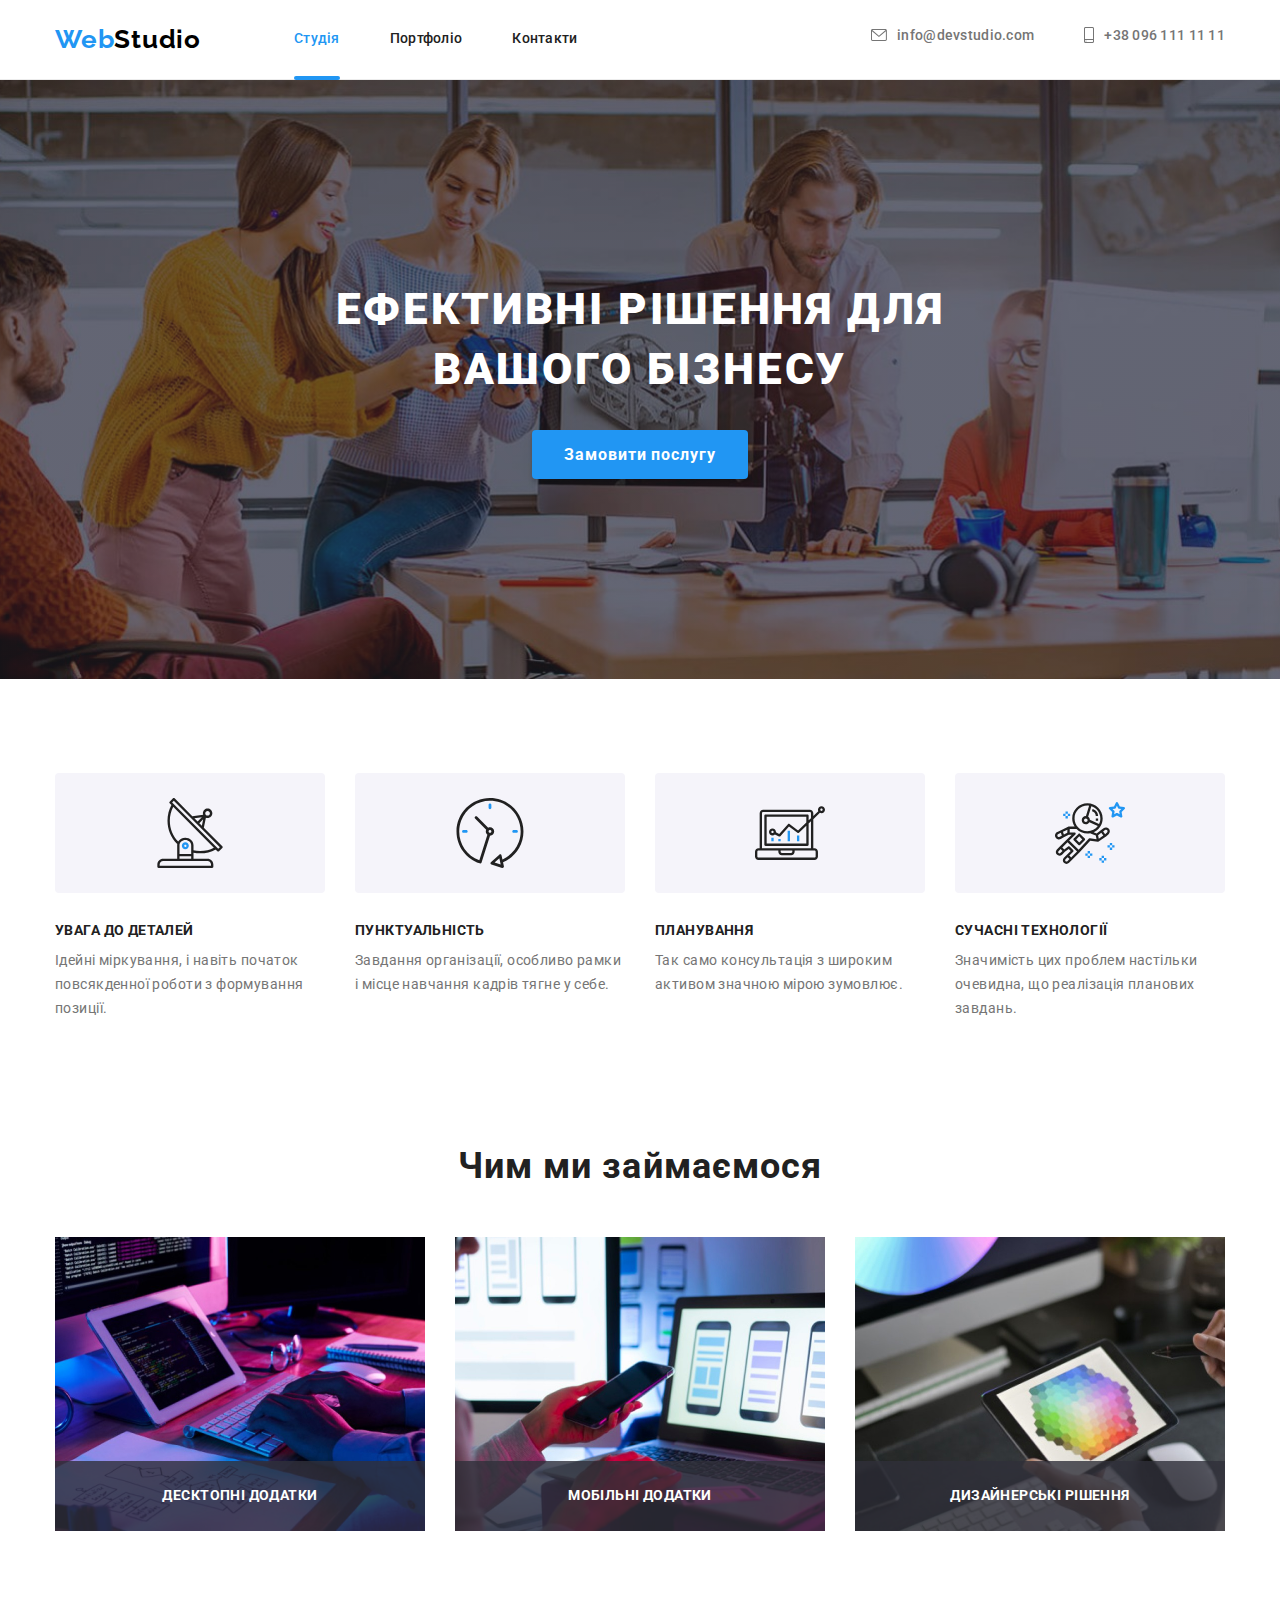
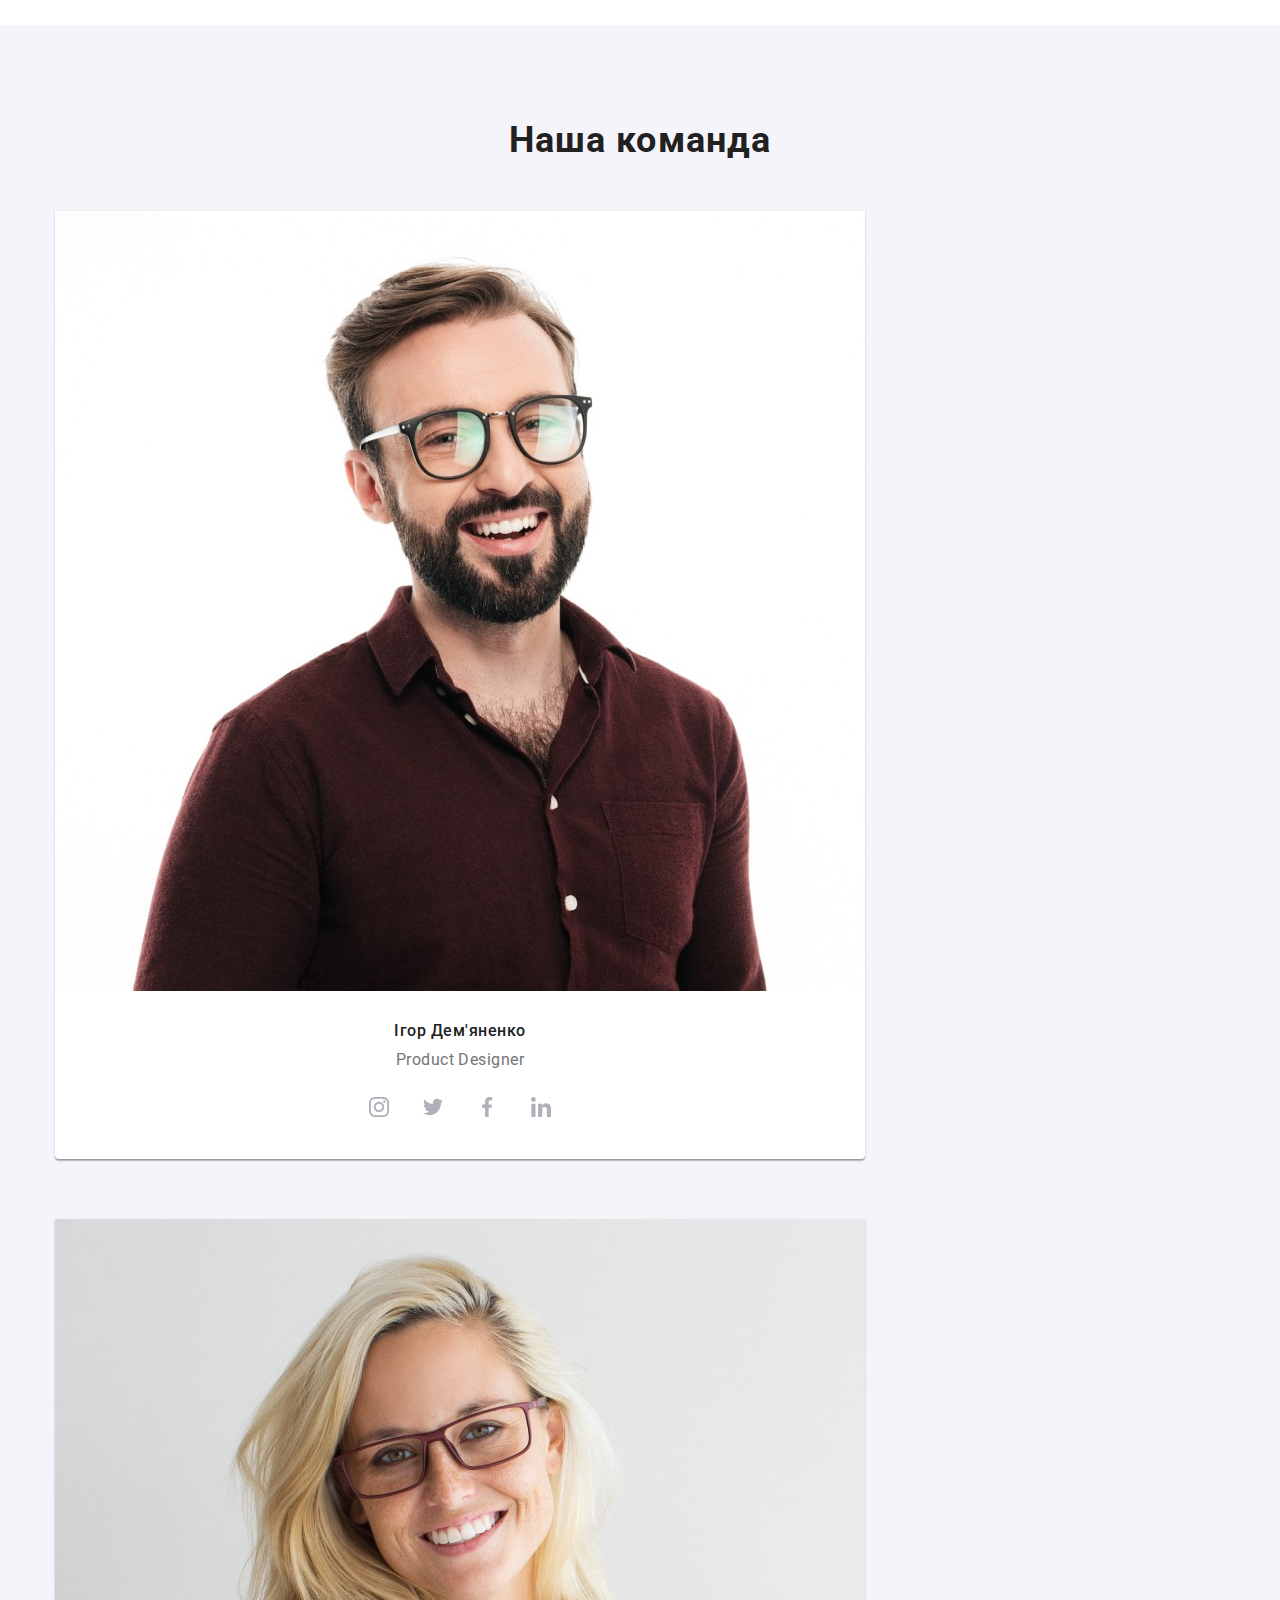
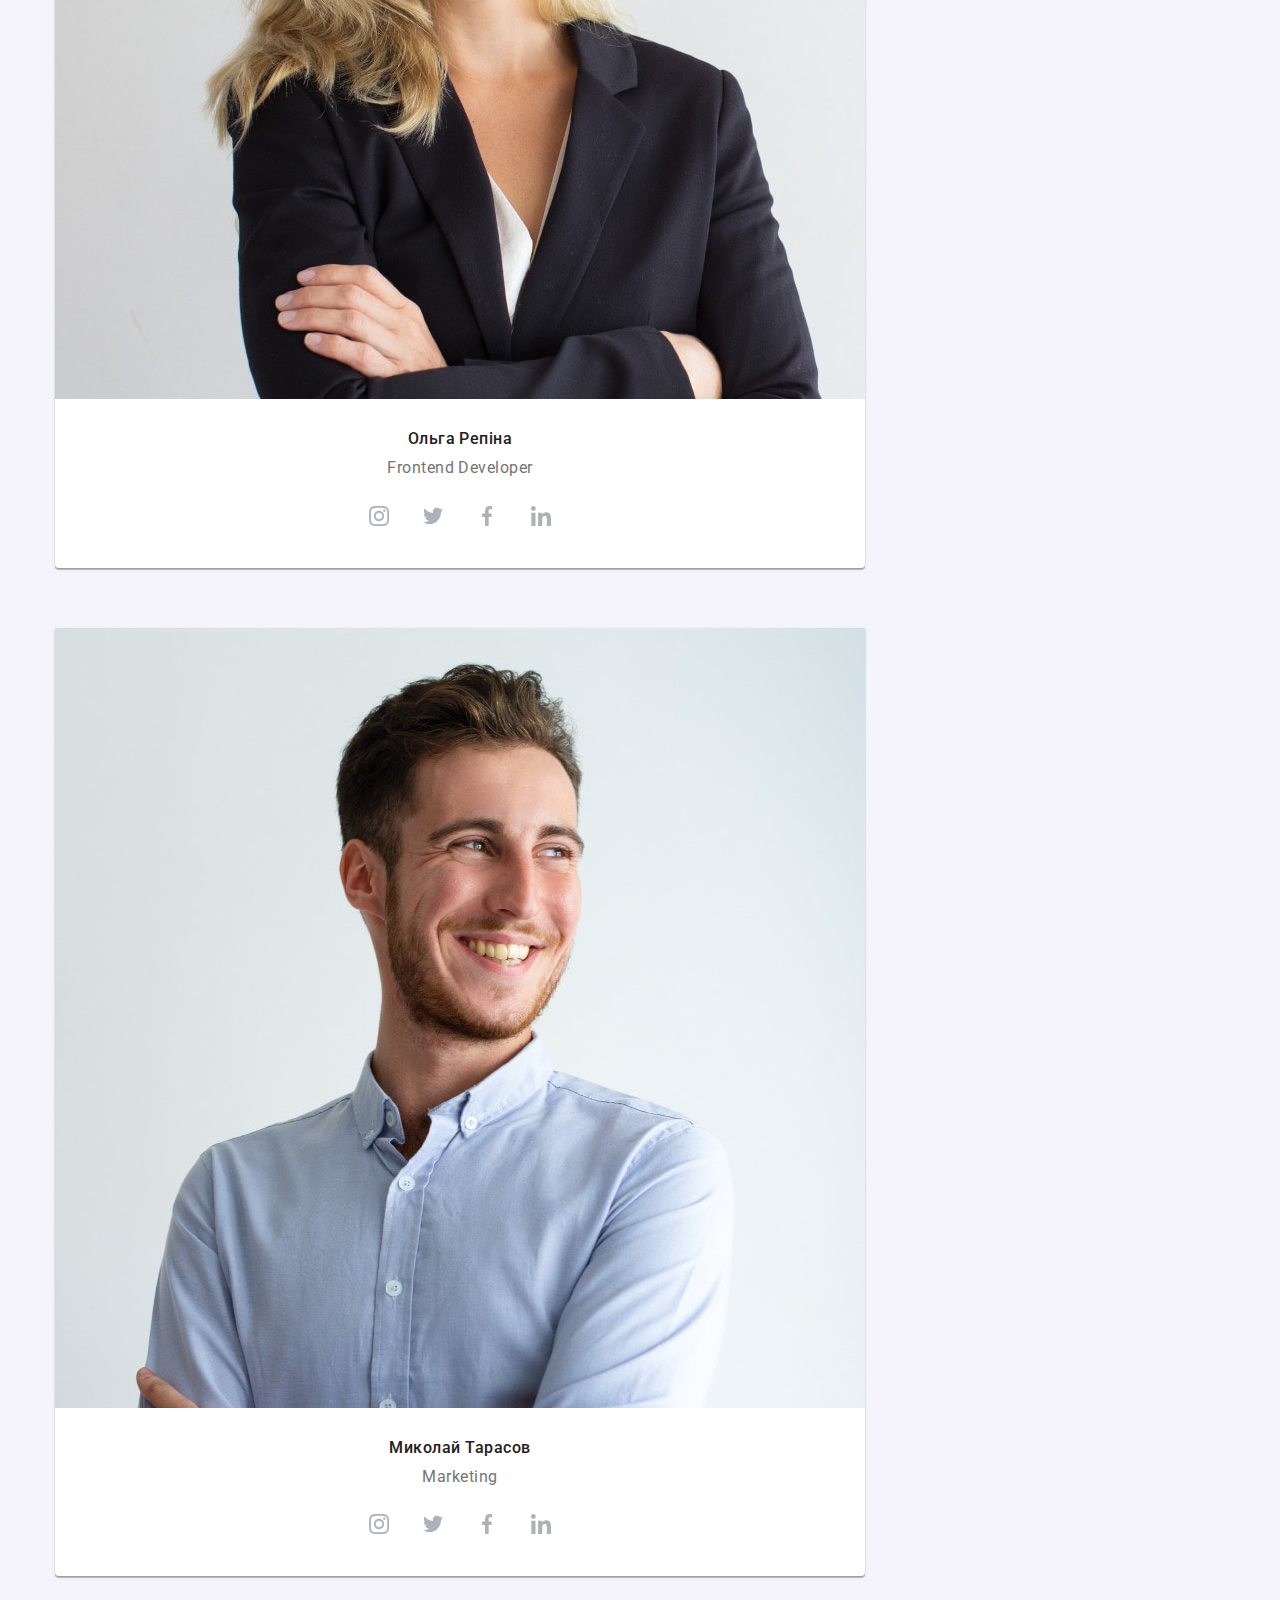
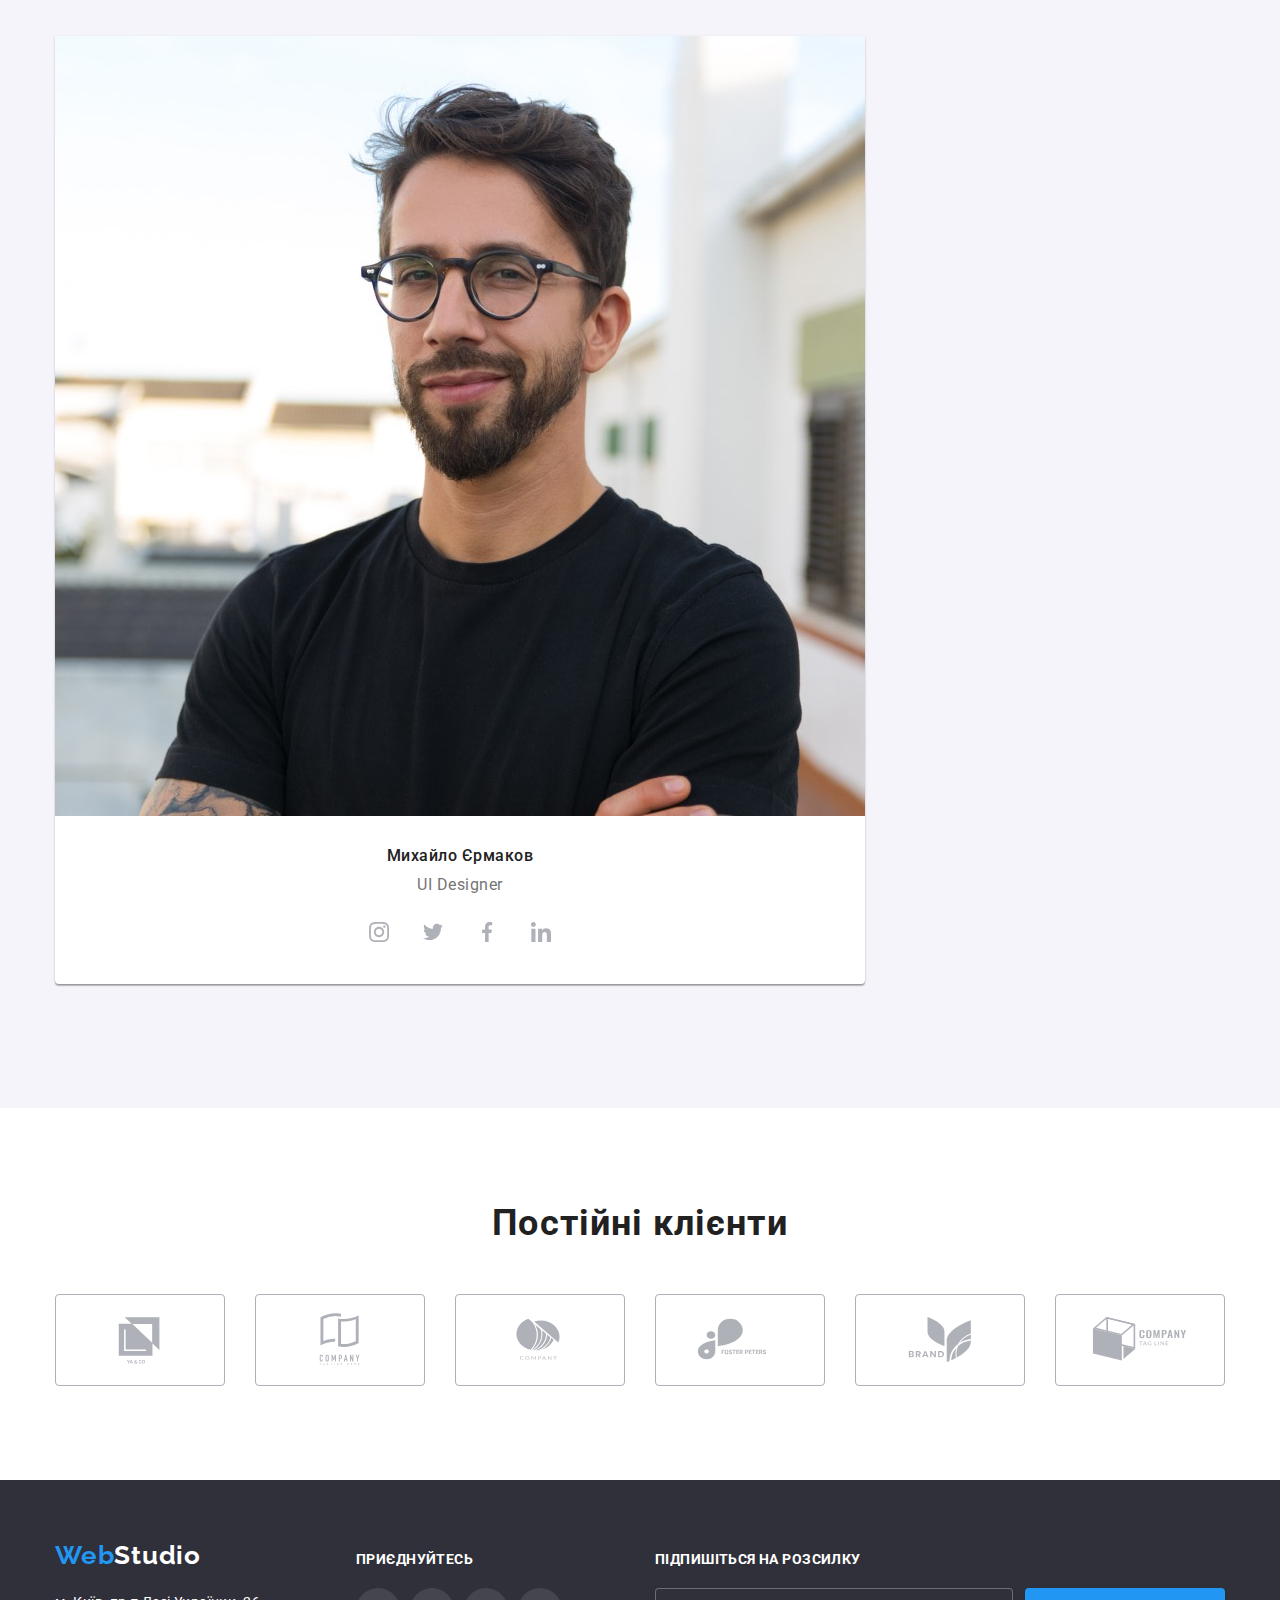
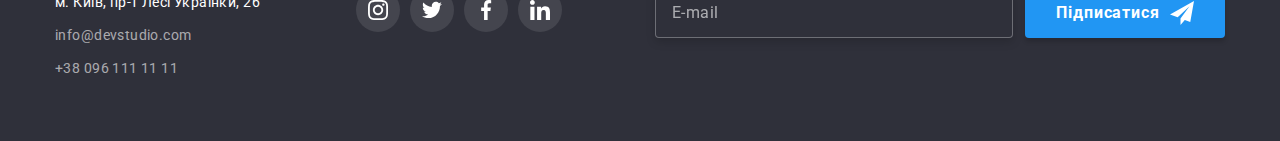
<file: index.html>
<!DOCTYPE html>
<html lang="uk">
  <head>
    <meta charset="UTF-8" />
    <meta http-equiv="X-UA-Compatible" content="IE=edge" />
    <meta name="viewport" content="width=device-width, initial-scale=1.0" />
    <title>Homework8</title>
    <link rel="preconnect" href="https://fonts.googleapis.com" />
    <link rel="preconnect" href="https://fonts.gstatic.com" crossorigin />
    <link
      href="https://fonts.googleapis.com/css2?family=Raleway:wght@700&family=Roboto:wght@400;500;700;900&display=swap"
      rel="stylesheet"
    />
    <link
      rel="stylesheet"
      href="https://cdnjs.cloudflare.com/ajax/libs/modern-normalize/0.6.0/modern-normalize.min.css"
    />
    <link rel="stylesheet" href="./css/main.min.css" />
  </head>
  <body>
    <!-- Шапка сайта -->
    <header class="page-header section" data-header>
      <div class="container page-header__content">
        <nav class="site-nav">
          <a class="logo" href="./index.html"><span class="logo--blue">Web</span>Studio</a>
          <ul class="site-nav__list">
            <li class="site-nav__item">
              <a class="site-nav__link site-nav__link--current" href="index.html">Студія</a>
            </li>
            <li class="site-nav__item">
              <a class="site-nav__link" href="./portfolio.html">Портфоліо</a>
            </li>
            <li class="site-nav__item">
              <a class="site-nav__link" href="/">Контакти</a>
            </li>
          </ul>
        </nav>
        <ul class="contacts">
          <li class="contacts__item">
            <a class="contacts__link link" href="moilto:info@devstudio.com">
              <svg class="contacts__icon contacts__icon--mail" width="16" height="12">
                <use href="./images/icons.svg#icon-mail"></use>
              </svg>
              info@devstudio.com</a
            >
          </li>
          <li class="contacts__item">
            <a class="contacts__link link" href="tel:+380961111111">
              <svg
                class="contacts__icon contacts__icon--tel"
                width="10"
                height="16"
               
              >
                <use href="./images/icons.svg#icon-smartphone"></use>
              </svg>
              +38 096 111 11 11</a
            >
          </li>
        </ul>
        <div>
          <button class="page-header__button" type="button" data-menu-open>
            <svg class="page-header__icon" width="40" height="40"  aria-label="Перемикач мобільного меню">
              <use href="./images/icons.svg#icon-mobile-menu"></use>
            </svg>
          </button>
        </div>
      </div>
    </header>
    <!-- Заголовок -->
    <main>
      <section class="hero section">
        <div class="container">
          <h1 class="hero__title">Ефективні рішення для вашого бізнесу</h1>
          <button data-modal-open type="button" class="button hero__button">
            Замовити послугу
          </button>
        </div>
      </section>
      <!-- Особенности -->
      <section class="features section">
        <div class="container">
          <ul class="features__list">
            <li class="features__item">
              <a
                class="link features__link"
                href=""
                target="_blank"
                rel="nofollow noopener noreferrer"
              >
                <div class="features__border">
                  <svg class="features__icon" width="70" height="70">
                    <use href="./images/icons.svg#icon-antenna"></use>
                  </svg>
                </div>
              </a>
              <h2 class="features__subtitle">УВАГА ДО ДЕТАЛЕЙ</h2>
              <p class="features__desc">
                Ідейні міркування, і навіть початок повсякденної роботи з формування позиції.
              </p>
            </li>
            <li class="features__item">
              <a
                class="link features__link"
                href=""
                target="_blank"
                rel="nofollow noopener noreferrer"
              >
                <div class="features__border">
                  <svg class="features__icon" width="70" height="70">
                    <use href="./images/icons.svg#icon-clock"></use>
                  </svg>
                </div>
              </a>
              <h2 class="features__subtitle">ПУНКТУАЛЬНІСТЬ</h2>
              <p class="features__desc">
                Завдання організації, особливо рамки і місце навчання кадрів тягне у себе.
              </p>
            </li>
            <li class="features__item">
              <a
                class="link features__link"
                href=""
                target="_blank"
                rel="nofollow noopener noreferrer"
              >
                <div class="features__border">
                  <svg class="features__icon" width="70" height="70">
                    <use href="./images/icons.svg#icon-diagram"></use>
                  </svg>
                </div>
              </a>
              <h2 class="features__subtitle">ПЛАНУВАННЯ</h2>
              <p class="features__desc">
                Так само консультація з широким активом значною мірою зумовлює.
              </p>
            </li>
            <li class="features__item">
              <a
                class="link features__link"
                href=""
                target="_blank"
                rel="nofollow noopener noreferrer"
              >
                <div class="features__border">
                  <svg class="features__icon" width="70" height="70">
                    <use href="./images/icons.svg#icon-astronaut"></use>
                  </svg>
                </div>
              </a>
              <h2 class="features__subtitle">СУЧАСНІ ТЕХНОЛОГІЇ</h2>
              <p class="features__desc">
                Значимість цих проблем настільки очевидна, що реалізація планових завдань.
              </p>
            </li>
          </ul>
        </div>
      </section>
      <!-- Чем мы занимаемся -->
      <section class="work section">
        <div class="container">
          <h2 class="title">Чим ми займаємося</h2>
          <ul class="work__list">
            <li class="work__item">
              <img
                class="work-img"
                srcset="./images/work/img-1-370.jpg 370w, ./images/work/img-1-740.jpg 740w"
                src="./images/work/img-1-370.jpg"
                alt="Программирование"
                width="370"
              />
              <h3 class="work__desc">Десктопні додатки</h3>
            </li>
            <li class="work__item">
              <img
                class="work__img"
                srcset="./images/work/img-2-370.jpg 370w, ./images/work/img-2-740.jpg 740w"
                src="./images/work/img-2-370.jpg"
                alt="Веб-дизайн"
                width="370"
              />
              <h3 class="work__desc">Мобільні додатки</h3>
            </li>
            <li class="work__item">
              <img
                class="work__img"
                srcset="./images/work/img-3-370.jpg 370w, ./images/work/img-3-740.jpg 740w"
                src="./images/work/img-3-370.jpg"
                alt="Палитра"
                width="370"
              />
              <h3 class="work__desc">Дизайнерські рішення</h3>
            </li>
          </ul>
        </div>
      </section>
      <!-- Наша команда -->
      <section class="team section">
        <div class="container">
          <h2 class="title">Наша команда</h2>
          <ul class="team__list">
            <li class="team__item">
              <img
                class="team__img"
                srcset="
                  ./images/team/img-1-270.jpg 270w,
                  ./images/team/img-1-354.jpg 354w,
                  ./images/team/img-1-450.jpg 450w,
                  ./images/team/img-1-540.jpg 540w,
                  ./images/team/img-1-708.jpg 708w,
                  ./images/team/img-1-900.jpg 900w
                "
                src="./images/team/img-1-270.jpg"
                sizes="(min-width: 1200px) 270px, (min-width: 768px) 354px, 100vw"
                alt="Игорь Демьяненко"
              />
              <div class="team__wrapper">
                <h3 class="team__name">Ігор Дем'яненко</h3>
                <p class="team__post">Product Designer</p>
                <ul class="team-social">
                  <li class="team-social__item">
                    <a
                      class="link team-social__link"
                      href=""
                      target="_blank"
                      rel="nofollow noopener noreferrer"
                      aria-label="Инстаграм"
                    >
                      <svg class="svg-social" width="20" height="20">
                        <use class="instagram" href="./images/icons.svg#icon-instagram"></use>
                      </svg>
                    </a>
                  </li>
                  <li class="team-social__item">
                    <a
                      class="link team-social__link"
                      href=""
                      target="_blank"
                      rel="nofollow noopener noreferrer"
                      aria-label="Твиттер"
                    >
                      <svg class="svg-social" width="20" height="20">
                        <use class="twitter" href="./images/icons.svg#icon-twitter"></use>
                      </svg>
                    </a>
                  </li>
                  <li class="team-social__item">
                    <a
                      class="link team-social__link"
                      href=""
                      target="_blank"
                      rel="nofollow noopener noreferrer"
                      aria-label="Фейсбук"
                    >
                      <svg class="svg-social" width="20" height="20">
                        <use class="facebook" href="./images/icons.svg#icon-facebook"></use>
                      </svg>
                    </a>
                  </li>
                  <li class="team-social__item">
                    <a
                      class="link team-social__link"
                      href=""
                      target="_blank"
                      rel="nofollow noopener noreferrer"
                      aria-label="Линкедин"
                    >
                      <svg class="svg-social" width="20" height="20">
                        <use class="linkedin" href="./images/icons.svg#icon-linkedin"></use>
                      </svg>
                    </a>
                  </li>
                </ul>
              </div>
            </li>
            <li class="team__item">
              <img
                class="team__img"
                srcset="
                  ./images/team/img-2-270.jpg 270w,
                  ./images/team/img-2-354.jpg 354w,
                  ./images/team/img-2-450.jpg 450w,
                  ./images/team/img-2-540.jpg 540w,
                  ./images/team/img-2-708.jpg 708w,
                  ./images/team/img-2-900.jpg 900w
                "
                src="./images/team/img-2-270.jpg"
                sizes="(min-width: 1200px) 270px, (min-width: 768px) 354px, 100vw"
                alt="Ольга Репина"
              />
              <div class="team__wrapper">
                <h3 class="team__name">Ольга Репіна</h3>
                <p class="team__post">Frontend Developer</p>
                <ul class="team-social">
                  <li class="team-social__item">
                    <a
                      class="link team-social__link"
                      href=""
                      target="_blank"
                      rel="nofollow noopener noreferrer"
                      aria-label="Инстаграм"
                    >
                      <svg class="svg-social" width="20" height="20">
                        <use class="instagram" href="./images/icons.svg#icon-instagram"></use>
                      </svg>
                    </a>
                  </li>
                  <li class="team-social__item">
                    <a
                      class="link team-social__link"
                      href=""
                      target="_blank"
                      rel="nofollow noopener noreferrer"
                      aria-label="Твиттер"
                    >
                      <svg class="svg-social" width="20" height="20">
                        <use class="twitter" href="./images/icons.svg#icon-twitter"></use>
                      </svg>
                    </a>
                  </li>
                  <li class="team-social__item">
                    <a
                      class="link team-social__link"
                      href=""
                      target="_blank"
                      rel="nofollow noopener noreferrer"
                      aria-label="Фейсбук"
                    >
                      <svg class="svg-social" width="20" height="20">
                        <use class="facebook" href="./images/icons.svg#icon-facebook"></use>
                      </svg>
                    </a>
                  </li>
                  <li class="team-social__item">
                    <a
                      class="link team-social__link"
                      href=""
                      target="_blank"
                      rel="nofollow noopener noreferrer"
                      aria-label="Линкедин"
                    >
                      <svg class="svg-social" width="20" height="20">
                        <use class="linkedin" href="./images/icons.svg#icon-linkedin"></use>
                      </svg>
                    </a>
                  </li>
                </ul>
              </div>
            </li>
            <li class="team__item">
              <img
                class="team__img"
                srcset="
                  ./images/team/img-3-270.jpg 270w,
                  ./images/team/img-3-354.jpg 354w,
                  ./images/team/img-3-450.jpg 450w,
                  ./images/team/img-3-540.jpg 540w,
                  ./images/team/img-3-708.jpg 708w,
                  ./images/team/img-3-900.jpg 900w
                "
                src="./images/team/img-3-270.jpg"
                sizes="(min-width: 1200px) 270px, (min-width: 768px) 354px, 100vw"
                alt="Николай Тарасов"
              />
              <div class="team__wrapper">
                <h3 class="team__name">Миколай Тарасов</h3>
                <p class="team__post">Marketing</p>
                <ul class="team-social">
                  <li class="team-social__item">
                    <a
                      class="team-social__link"
                      href=""
                      target="_blank"
                      rel="nofollow noopener noreferrer"
                      aria-label="Инстаграм"
                    >
                      <svg class="svg-social" width="20" height="20">
                        <use class="instagram" href="./images/icons.svg#icon-instagram"></use>
                      </svg>
                    </a>
                  </li>
                  <li class="team-social__item">
                    <a
                      class="link team-social__link"
                      href=""
                      target="_blank"
                      rel="nofollow noopener noreferrer"
                      aria-label="Твиттер"
                    >
                      <svg class="svg-social" width="20" height="20">
                        <use class="twitter" href="./images/icons.svg#icon-twitter"></use>
                      </svg>
                    </a>
                  </li>
                  <li class="team-social__item">
                    <a
                      class="link team-social__link"
                      href=""
                      target="_blank"
                      rel="nofollow noopener noreferrer"
                      aria-label="Фейсбук"
                    >
                      <svg class="svg-social" width="20" height="20">
                        <use class="facebook" href="./images/icons.svg#icon-facebook"></use>
                      </svg>
                    </a>
                  </li>
                  <li class="team-social__item">
                    <a
                      class="link team-social__link"
                      href=""
                      target="_blank"
                      rel="nofollow noopener noreferrer"
                      aria-label="Линкедин"
                    >
                      <svg class="svg-social" width="20" height="20">
                        <use class="linkedin" href="./images/icons.svg#icon-linkedin"></use>
                      </svg>
                    </a>
                  </li>
                </ul>
              </div>
            </li>
            <li class="team__item">
              <img
                class="team__img"
                srcset="
                  ./images/team/img-4-270.jpg 270w,
                  ./images/team/img-4-354.jpg 354w,
                  ./images/team/img-4-450.jpg 450w,
                  ./images/team/img-4-540.jpg 540w,
                  ./images/team/img-4-708.jpg 708w,
                  ./images/team/img-4-900.jpg 900w
                "
                src="./images/team/img-4-270.jpg"
                sizes="(min-width: 1200px) 270px, (min-width: 768px) 354px, 100vw"
                alt="Михаил Ермаков"
              />
              <div class="team__wrapper">
                <h3 class="team__name">Михайло Єрмаков</h3>
                <p class="team__post">UI Designer</p>
                <ul class="team-social">
                  <li class="team-social__item">
                    <a
                      class="link team-social__link"
                      href=""
                      target="_blank"
                      rel="nofollow noopener noreferrer"
                      aria-label="Инстаграм"
                    >
                      <svg class="svg-social" width="20" height="20">
                        <use class="instagram" href="./images/icons.svg#icon-instagram"></use>
                      </svg>
                    </a>
                  </li>
                  <li class="team-social__item">
                    <a
                      class="link team-social__link"
                      href=""
                      target="_blank"
                      rel="nofollow noopener noreferrer"
                      aria-label="Твиттер"
                    >
                      <svg class="svg-social" width="20" height="20">
                        <use class="twitter" href="./images/icons.svg#icon-twitter"></use>
                      </svg>
                    </a>
                  </li>
                  <li class="team-social__item">
                    <a
                      class="link team-social__link"
                      href=""
                      target="_blank"
                      rel="nofollow noopener noreferrer"
                      aria-label="Фейсбук"
                    >
                      <svg class="svg-social" width="20" height="20">
                        <use class="facebook" href="./images/icons.svg#icon-facebook"></use>
                      </svg>
                    </a>
                  </li>
                  <li class="team-social__item">
                    <a
                      class="link team-social__link"
                      href=""
                      target="_blank"
                      rel="nofollow noopener noreferrer"
                      aria-label="Линкедин"
                    >
                      <svg class="svg-social" width="20" height="20">
                        <use class="linkedin" href="./images/icons.svg#icon-linkedin"></use>
                      </svg>
                    </a>
                  </li>
                </ul>
              </div>
            </li>
          </ul>
        </div>
      </section>
      <!-- Постоянные клиенты -->
      <section class="clients section">
        <div class="container">
          <h2 class="title">Постійні клієнти</h2>
          <ul class="clients__list">
            <li class="clients__item">
              <a
                class="link clients__link"
                href=""
                target="_blank"
                rel="nofollow noopener noreferrer"
                aria-label="YA & CO"
              >
                <svg class="clients__icon" width="106" height="60">
                  <use href="./images/icons.svg#icon-logo1"></use></svg
              ></a>
            </li>
            <li class="clients__item">
              <a
                class="link clients__link"
                href=""
                target="_blank"
                rel="nofollow noopener noreferrer"
                aria-label="Company Tagline Here"
              >
                <svg class="clients__icon" width="106" height="60">
                  <use href="./images/icons.svg#icon-logo2"></use></svg
              ></a>
            </li>
            <li class="clients__item">
              <a
                class="link clients__link"
                href=""
                target="_blank"
                rel="nofollow noopener noreferrer"
                aria-label="Company"
              >
                <svg class="clients__icon" width="106" height="60">
                  <use href="./images/icons.svg#icon-logo3"></use></svg
              ></a>
            </li>
            <li class="clients__item">
              <a
                class="link clients__link"
                href=""
                target="_blank"
                rel="nofollow noopener noreferrer"
                aria-label="Foster Peters"
              >
                <svg class="clients__icon" width="106" height="60">
                  <use href="./images/icons.svg#icon-logo4"></use></svg
              ></a>
            </li>
            <li class="clients__item">
              <a
                class="link clients__link"
                href=""
                target="_blank"
                rel="nofollow noopener noreferrer"
                aria-label="Brand"
              >
                <svg class="clients__icon" width="106" height="60">
                  <use href="./images/icons.svg#icon-logo5"></use></svg
              ></a>
            </li>
            <li class="clients__item">
              <a
                class="link clients__link"
                href=""
                target="_blank"
                rel="nofollow noopener noreferrer"
                aria-label="Company Tagline"
              >
                <svg class="clients__icon" width="106" height="60">
                  <use href="./images/icons.svg#icon-logo6"></use></svg
              ></a>
            </li>
          </ul>
        </div>
      </section>
    </main>
    <!-- Подвал сайта -->
    <footer class="footer section">
      <div class="container footer__content">
        <div class="footer__block">
          <div class="footer__address">
            <a href="./index.html" class="footer-logo"><span class="logo--blue">Web</span>Studio</a>
            <address class="address">
              <ul class="address__list">
                <li class="address__item">
                  <a
                    class="address__link"
                    href="https://goo.gl/maps/X2jcXpadv5ityZMy6"
                    target="_blank"
                    rel="nofollow noopener noreferrer"
                    >м. Київ, пр-т Лесі Українки, 26</a
                  >
                </li>
                <li class="address__item">
                  <a class="address__link--contacts" href="moilto:info@devstudio.com"
                    >info@devstudio.com</a
                  >
                </li>
                <li class="address__item">
                  <a class="address__link--contacts" href="tel:+380961111111">+38 096 111 11 11</a>
                </li>
              </ul>
            </address>
          </div>
          <div class="social">
            <h2 class="footer__subtitle">приєднуйтесь</h2>
            <ul class="footer-social">
              <li class="footer-social__item">
                <a
                  class="link footer-social__link"
                  href=""
                  target="_blank"
                  rel="nofollow noopener noreferrer"
                  aria-label="Инстаграм"
                >
                  <svg class="svg-social footer-social__icon" width="20" height="20">
                    <use class="instagram" href="./images/icons.svg#icon-instagram"></use>
                  </svg>
                </a>
              </li>
              <li class="footer-social__item">
                <a
                  class="link footer-social__link"
                  href=""
                  target="_blank"
                  rel="nofollow noopener noreferrer"
                  aria-label="Твиттер"
                >
                  <svg class="svg-social footer-social__icon" width="20" height="20">
                    <use class="twitter" href="./images/icons.svg#icon-twitter"></use>
                  </svg>
                </a>
              </li>
              <li class="footer-social__item">
                <a
                  class="link footer-social__link"
                  href=""
                  target="_blank"
                  rel="nofollow noopener noreferrer"
                  aria-label="Фейсбук"
                >
                  <svg class="svg-social footer-social__icon" width="20" height="20">
                    <use class="facebook" href="./images/icons.svg#icon-facebook"></use>
                  </svg>
                </a>
              </li>
              <li class="footer-social__item">
                <a
                  class="link footer-social__link"
                  href=""
                  target="_blank"
                  rel="nofollow noopener noreferrer"
                  aria-label="Линкедин"
                >
                  <svg class="svg-social footer-social__icon" width="20" height="20">
                    <use class="linkedin" href="./images/icons.svg#icon-linkedin"></use>
                  </svg>
                </a>
              </li>
            </ul>
          </div>
        </div>
        <div class="mailing">
          <h2 class="footer__subtitle">Підпишіться на розсилку</h2>
          <form>
            <div class="mailing__block">
              <input
                class="mailing__input"
                type="email"
                name="email"
                placeholder="E-mail"
                id="user_email"
              />

              <button class="button mailing__button" type="submit">
                Підписатися
                <svg class="mailing__icon" width="24" height="24">
                  <use href="./images/icons.svg#icon-send"></use>
                </svg>
              </button>
            </div>
          </form>
        </div>
      </div>
    </footer>
    <!-- Модальне вікно -->
    <div data-modal class="backdrop is-hidden">
      <div class="modal">
        <button data-modal-close class="modal__button--close">
          <svg class="modal__icon" width="11" height="11">
            <use href="./images/icons.svg#icon-close"></use>
          </svg>
        </button>
        <!-- Розмітка модального вікна -->

        <form name="modal-form" autocomplete="off">
          <strong class="modal-form__title">Залиште свої дані, ми вам передзвонимо</strong>

          <label class="modal-form__group" for="user-name"
            ><span class="modal-form__label">Ім'я</span>
            <input class="modal-form__input" type="text" name="name" id="user-name" />
            <svg class="modal-form__icon" width="18" height="18">
              <use href="./images/icons.svg#icon-user"></use>
            </svg>
          </label>

          <label class="modal-form__group" for="user-tel"
            ><span class="modal-form__label">Телефон</span>
            <input class="modal-form__input" type="tel" name="tel" id="user-tel" />
            <svg class="modal-form__icon" width="18" height="18">
              <use href="./images/icons.svg#icon-tel"></use>
            </svg>
          </label>

          <label class="modal-form__group" for="user-email"
            ><span class="modal-form__label">Пошта</span>

            <input class="modal-form__input" type="email" name="email" id="user-email" />
            <svg class="modal-form__icon" width="18" height="18">
              <use href="./images/icons.svg#icon-modal-mail"></use>
            </svg>
          </label>

          <label class="modal-form__message" for="comment"
            ><span class="modal-form__label">Коментар</span>
            <textarea
              class="modal-form__textarea"
              name="comment"
              rows="5"
              placeholder="Введіть текст"
              id="comment"
            ></textarea>
          </label>

          <label class="checkbox" for="policy">
            <input class="checkbox__terms" type="checkbox" name="policy" id="policy" />
            <svg class="checkbox__icon" width="16" height="15">
              <use href="./images/icons.svg#icon-check"></use>
            </svg>
            <span class="checkbox__text">
              Погоджуюся з розсилкою та приймаю
              <a class="checkbox__link" href="/">Умови договору</a></span
            >
          </label>

          <button class="button modal-form__button" type="submit">Відправити</button>
        </form>
      </div>
    </div>

    <!-- Меню MOBILE -->

    <div class="menu-overlay" data-menu>
      <div class="mobile-header container">
        <button class="mobile-menu__button--close" type="button" data-menu-close>
          <svg class="mobile-menu__icon" width="40" height="40">
            <use href="./images/icons.svg#icon-mobile-close"></use>
          </svg>
        </button>
        <nav class="mobile-nav">
          <ul class="mobile-nav__list">
            <li class="mobile-nav__item">
              <a class="mobile-nav__link mobile-nav__link--current" href="index.html">Студія</a>
            </li>
            <li class="mobile-nav__item">
              <a class="mobile-nav__link" href="./portfolio.html">Портфоліо</a>
            </li>
            <li class="mobile-nav__item">
              <a class="mobile-nav__link" href="/">Контакти</a>
            </li>
          </ul>
        </nav>
        <div class="mobile-contacts">
          <ul class="mobile-contacts__list">
            <li class="mobile-contacts__item">
              <a
                class="mobile-contacts__link mobile-contacts__link--tel link"
                href="tel:+380961111111"
              >
                +38 096 111 11 11</a
              >
            </li>
            <li class="mobile-contacts__item">
              <a
                class="mobile-contacts__link mobile-contacts__link--mail link"
                href="moilto:info@devstudio.com"
              >
                info@devstudio.com</a
              >
            </li>
          </ul>
          <ul class="mobile-social">
            <li class="mobile-social__item">
              <a
                class="mobile-social__link link"
                href=""
                target="_blank"
                rel="nofollow noopener noreferrer"
                >Instagram</a
              >
            </li>
            <li class="mobile-social__item">
              <a
                class="mobile-social__link link"
                href=""
                target="_blank"
                rel="nofollow noopener noreferrer"
                >Twitter</a
              >
            </li>
            <li class="mobile-social__item">
              <a
                class="mobile-social__link link"
                href=""
                target="_blank"
                rel="nofollow noopener noreferrer"
                >Facebook</a
              >
            </li>
            <li class="mobile-social__item">
              <a
                class="mobile-social__link link"
                href=""
                target="_blank"
                rel="nofollow noopener noreferrer"
                >LinkedIn</a
              >
            </li>
          </ul>
        </div>
      </div>
    </div>

    <script src="./js/modal.js"></script>
    <script src="./js/mobile-menu.js"></script>
  </body>
</html>
</file>
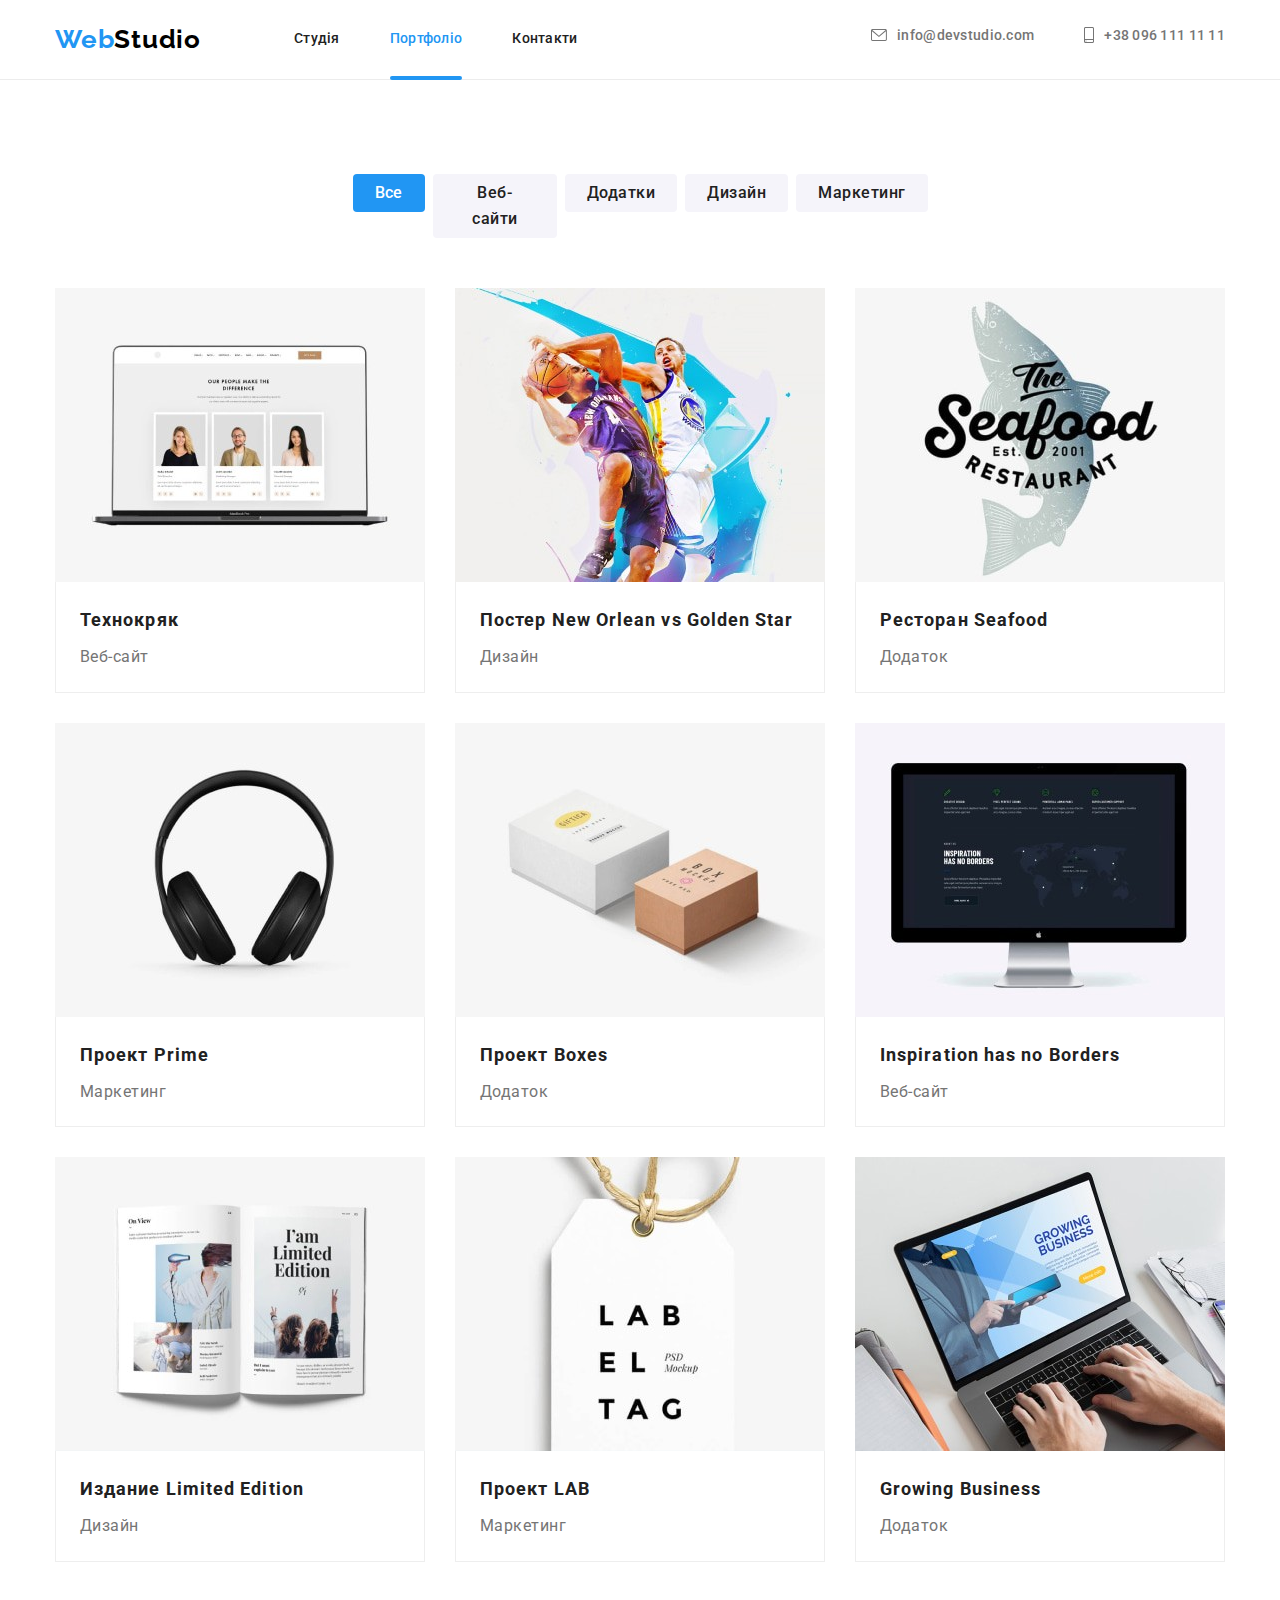
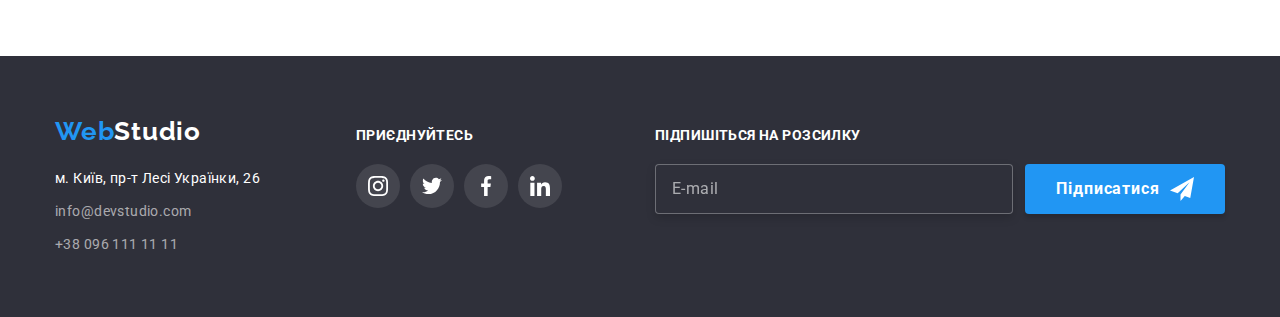
<file: portfolio.html>
<!DOCTYPE html>
<html lang="uk">
  <head>
    <meta charset="UTF-8" />
    <meta http-equiv="X-UA-Compatible" content="IE=edge" />
    <meta name="viewport" content="width=device-width, initial-scale=1.0" />
    <title>Homework8</title>
    <link rel="preconnect" href="https://fonts.googleapis.com" />
    <link rel="preconnect" href="https://fonts.gstatic.com" crossorigin />
    <link
      href="https://fonts.googleapis.com/css2?family=Raleway:wght@700&family=Roboto:wght@400;500;700;900&display=swap"
      rel="stylesheet"
    />
    <link
      rel="stylesheet"
      href="https://cdnjs.cloudflare.com/ajax/libs/modern-normalize/0.6.0/modern-normalize.min.css"
    />
    <link rel="stylesheet" href="./css/main.min.css" />
  </head>
  <body>
    <!-- Шапка сайта -->
    <header class="page-header section" data-header>
      <div class="container page-header__content">
        <nav class="site-nav">
          <a class="logo" href="./index.html"><span class="logo--blue">Web</span>Studio</a>
          <ul class="site-nav__list">
            <li class="site-nav__item">
              <a class="site-nav__link" href="index.html">Студія</a>
            </li>
            <li class="site-nav__item">
              <a class="site-nav__link site-nav__link--current" href="./portfolio.html"
                >Портфоліо</a
              >
            </li>
            <li class="site-nav__item">
              <a class="site-nav__link" href="/">Контакти</a>
            </li>
          </ul>
        </nav>
        <ul class="contacts">
          <li class="contacts__item">
            <a class="contacts__link link" href="moilto:info@devstudio.com">
              <svg class="contacts__icon contacts__icon--mail" width="16" height="12">
                <use href="./images/icons.svg#icon-mail"></use>
              </svg>
              info@devstudio.com</a
            >
          </li>
          <li class="contacts__item">
            <a class="contacts__link link" href="tel:+380961111111">
              <svg class="contacts__icon contacts__icon--tel" width="10" height="16">
                <use href="./images/icons.svg#icon-smartphone"></use>
              </svg>
              +38 096 111 11 11</a
            >
          </li>
        </ul>
        <div>
          <button class="page-header__button" type="button" data-menu-open>
            <svg class="page-header__icon" width="40" height="40">
              <use href="./images/icons.svg#icon-mobile-menu"></use>
            </svg>
          </button>
        </div>
      </div>
    </header>
    <!-- Портфолио -->
    <main>
      <section class="portfolio section">
        <div class="container">
          <h1 hidden>Портфолио</h1>
          <ul class="menu">
            <li class="menu__item">
              <button type="button" class="menu__button menu__button--active">Все</button>
            </li>
            <li class="menu__item">
              <button type="button" class="menu__button">Веб-сайти</button>
            </li>
            <li class="menu__item">
              <button type="button" class="menu__button">Додатки</button>
            </li>
            <li class="menu__item">
              <button type="button" class="menu__button">Дизайн</button>
            </li>
            <li class="menu__item">
              <button type="button" class="menu__button">Маркетинг</button>
            </li>
          </ul>
          <ul class="portfolio__list">
            <li class="portfolio__item">
              <a class="portfolio__link" href="">
                <div class="overlay">
                  <img
                    class="portfolio__img"
                    srcset="
                      ./images/portfolio/laptop-354.jpg 354w,
                      ./images/portfolio/laptop-370.jpg 370w,
                      ./images/portfolio/laptop-450.jpg 450w,
                      ./images/portfolio/laptop-708.jpg 708w,
                      ./images/portfolio/laptop-740.jpg 740w,
                      ./images/portfolio/laptop-900.jpg 900w
                    "
                    src="./images/portfolio/laptop-354.jpg"
                    sizes="(min-width: 1200px) 370px, (min-width: 768px) 354px, 100vw"
                    alt="Ноутбук"
                  />
                  <div class="overlay__box">
                    <p class="overlay__desc">
                      Ресурс пропонує комплексні пропозиції з різним рівнем функціоналу та сервісів.
                      Все це дозволить відвідувачу отримати вичерпні відомості про компанію чи
                      приватну особу.
                    </p>
                  </div>
                </div>
                <div class="portfolio__text">
                  <h2 class="portfolio__subtitle">Технокряк</h2>
                  <p class="portfolio__desc">Веб-сайт</p>
                </div>
              </a>
            </li>
            <li class="portfolio__item">
              <a class="portfolio__link" href="">
                <div class="overlay">
                  <img
                    class="portfolio__img"
                    srcset="
                      ./images/portfolio/basket-354.jpg 354w,
                      ./images/portfolio/basket-370.jpg 370w,
                      ./images/portfolio/basket-450.jpg 450w,
                      ./images/portfolio/basket-708.jpg 708w,
                      ./images/portfolio/basket-740.jpg 740w,
                      ./images/portfolio/basket-900.jpg 900w
                    "
                    src="./images/portfolio/basket-354.jpg"
                    sizes="(min-width: 1200px) 370px, (min-width: 768px) 354px, 100vw"
                    alt="Баскетбол"
                  />
                  <div class="overlay__box">
                    <p class="overlay__desc">
                      Ресурс пропонує комплексні пропозиції з різним рівнем функціоналу та сервісів.
                      Все це дозволить відвідувачу отримати вичерпні відомості про компанію чи
                      приватну особу.
                    </p>
                  </div>
                </div>
                <div class="portfolio__text">
                  <h2 class="portfolio__subtitle">Постер New Orlean vs Golden Star</h2>
                  <p class="portfolio__desc">Дизайн</p>
                </div>
              </a>
            </li>
            <li class="portfolio__item">
              <a class="portfolio__link" href="">
                <div class="overlay">
                  <img
                    class="portfolio__img"
                    srcset="
                      ./images/portfolio/seafood-354.jpg 354w,
                      ./images/portfolio/seafood-370.jpg 370w,
                      ./images/portfolio/seafood-450.jpg 450w,
                      ./images/portfolio/seafood-708.jpg 708w,
                      ./images/portfolio/seafood-740.jpg 740w,
                      ./images/portfolio/seafood-900.jpg 900w
                    "
                    src="./images/portfolio/seafood-354.jpg"
                    sizes="(min-width: 1200px) 370px, (min-width: 768px) 354px, 100vw"
                    alt="Логотип ресторана"
                  />
                  <div class="overlay__box">
                    <p class="overlay__desc">
                      Ресурс пропонує комплексні пропозиції з різним рівнем функціоналу та сервісів.
                      Все це дозволить відвідувачу отримати вичерпні відомості про компанію чи
                      приватну особу.
                    </p>
                  </div>
                </div>
                <div class="portfolio__text">
                  <h2 class="portfolio__subtitle">Ресторан Seafood</h2>
                  <p class="portfolio__desc">Додаток</p>
                </div>
              </a>
            </li>
            <li class="portfolio__item">
              <a class="portfolio__link" href="">
                <div class="overlay">
                  <img
                    class="portfolio__img"
                    srcset="
                      ./images/portfolio/headphones-354.jpg 354w,
                      ./images/portfolio/headphones-370.jpg 370w,
                      ./images/portfolio/headphones-450.jpg 450w,
                      ./images/portfolio/headphones-708.jpg 708w,
                      ./images/portfolio/headphones-740.jpg 740w,
                      ./images/portfolio/headphones-900.jpg 900w
                    "
                    src="./images/portfolio/headphones-354.jpg"
                    sizes="(min-width: 1200px) 370px, (min-width: 768px) 354px, 100vw"
                    alt="Наушники"
                  />
                  <div class="overlay__box">
                    <p class="overlay__desc">
                      Ресурс пропонує комплексні пропозиції з різним рівнем функціоналу та сервісів.
                      Все це дозволить відвідувачу отримати вичерпні відомості про компанію чи
                      приватну особу.
                    </p>
                  </div>
                </div>
                <div class="portfolio__text">
                  <h2 class="portfolio__subtitle">Проект Prime</h2>
                  <p class="portfolio__desc">Маркетинг</p>
                </div>
              </a>
            </li>
            <li class="portfolio__item">
              <a class="portfolio__link" href="">
                <div class="overlay">
                  <img
                    class="portfolio__img"
                    srcset="
                      ./images/portfolio/box-354.jpg 354w,
                      ./images/portfolio/box-370.jpg 370w,
                      ./images/portfolio/box-450.jpg 450w,
                      ./images/portfolio/box-708.jpg 708w,
                      ./images/portfolio/box-740.jpg 740w,
                      ./images/portfolio/box-900.jpg 900w
                    "
                    src="./images/portfolio/box-354.jpg"
                    sizes="(min-width: 1200px) 370px, (min-width: 768px) 354px, 100vw"
                    alt="Боксы"
                  />
                  <div class="overlay__box">
                    <p class="overlay__desc">
                      Ресурс пропонує комплексні пропозиції з різним рівнем функціоналу та сервісів.
                      Все це дозволить відвідувачу отримати вичерпні відомості про компанію чи
                      приватну особу.
                    </p>
                  </div>
                </div>
                <div class="portfolio__text">
                  <h2 class="portfolio__subtitle">Проект Boxes</h2>
                  <p class="portfolio__desc">Додаток</p>
                </div>
              </a>
            </li>
            <li class="portfolio__item">
              <a class="portfolio__link" href="">
                <div class="overlay">
                  <img
                    class="portfolio__img"
                    srcset="
                      ./images/portfolio/monitor-354.jpg 354w,
                      ./images/portfolio/monitor-370.jpg 370w,
                      ./images/portfolio/monitor-450.jpg 450w,
                      ./images/portfolio/monitor-708.jpg 708w,
                      ./images/portfolio/monitor-740.jpg 740w,
                      ./images/portfolio/monitor-900.jpg 900w
                    "
                    src="./images/portfolio/monitor-354.jpg"
                    sizes="(min-width: 1200px) 370px, (min-width: 768px) 354px, 100vw"
                    alt="Монитор"
                  />
                  <div class="overlay__box">
                    <p class="overlay__desc">
                      Ресурс пропонує комплексні пропозиції з різним рівнем функціоналу та сервісів.
                      Все це дозволить відвідувачу отримати вичерпні відомості про компанію чи
                      приватну особу.
                    </p>
                  </div>
                </div>
                <div class="portfolio__text">
                  <h2 class="portfolio__subtitle">Inspiration has no Borders</h2>
                  <p class="portfolio__desc">Веб-сайт</p>
                </div>
              </a>
            </li>
            <li class="portfolio__item">
              <a class="portfolio__link" href="">
                <div class="overlay">
                  <img
                    class="portfolio__img"
                    srcset="
                      ./images/portfolio/magazine-354.jpg 354w,
                      ./images/portfolio/magazine-370.jpg 370w,
                      ./images/portfolio/magazine-450.jpg 450w,
                      ./images/portfolio/magazine-708.jpg 708w,
                      ./images/portfolio/magazine-740.jpg 740w,
                      ./images/portfolio/magazine-900.jpg 900w
                    "
                    src="./images/portfolio/magazine-354.jpg"
                    sizes="(min-width: 1200px) 370px, (min-width: 768px) 354px, 100vw"
                    alt="Страницы журнала"
                  />
                  <div class="overlay__box">
                    <p class="overlay__desc">
                      Ресурс пропонує комплексні пропозиції з різним рівнем функціоналу та сервісів.
                      Все це дозволить відвідувачу отримати вичерпні відомості про компанію чи
                      приватну особу.
                    </p>
                  </div>
                </div>
                <div class="portfolio__text">
                  <h2 class="portfolio__subtitle">Издание Limited Edition</h2>
                  <p class="portfolio__desc">Дизайн</p>
                </div>
              </a>
            </li>
            <li class="portfolio__item">
              <a class="portfolio__link" href="">
                <div class="overlay">
                  <img
                    class="portfolio__img"
                    srcset="
                      ./images/portfolio/tag-354.jpg 354w,
                      ./images/portfolio/tag-370.jpg 370w,
                      ./images/portfolio/tag-450.jpg 450w,
                      ./images/portfolio/tag-708.jpg 708w,
                      ./images/portfolio/tag-740.jpg 740w,
                      ./images/portfolio/tag-900.jpg 900w
                    "
                    src="./images/portfolio/tag-354.jpg"
                    sizes="(min-width: 1200px) 370px, (min-width: 768px) 354px, 100vw"
                    alt="Бирка"
                  />
                  <div class="overlay__box">
                    <p class="overlay__desc">
                      Ресурс пропонує комплексні пропозиції з різним рівнем функціоналу та сервісів.
                      Все це дозволить відвідувачу отримати вичерпні відомості про компанію чи
                      приватну особу.
                    </p>
                  </div>
                </div>
                <div class="portfolio__text">
                  <h2 class="portfolio__subtitle">Проект LAB</h2>
                  <p class="portfolio__desc">Маркетинг</p>
                </div>
              </a>
            </li>
            <li class="portfolio__item">
              <a class="portfolio__link" href="">
                <div class="overlay">
                  <img
                    class="portfolio__img"
                    srcset="
                      ./images/portfolio/work-354.jpg 354w,
                      ./images/portfolio/work-370.jpg 370w,
                      ./images/portfolio/work-450.jpg 450w,
                      ./images/portfolio/work-708.jpg 708w,
                      ./images/portfolio/work-740.jpg 740w,
                      ./images/portfolio/work-900.jpg 900w
                    "
                    src="./images/portfolio/work-354.jpg"
                    sizes="(min-width: 1200px) 370px, (min-width: 768px) 354px, 100vw"
                    alt="Работа за ноутбуком"
                  />
                  <div class="overlay__box">
                    <p class="overlay__desc">
                      Ресурс пропонує комплексні пропозиції з різним рівнем функціоналу та сервісів.
                      Все це дозволить відвідувачу отримати вичерпні відомості про компанію чи
                      приватну особу.
                    </p>
                  </div>
                </div>
                <div class="portfolio__text">
                  <h2 class="portfolio__subtitle">Growing Business</h2>
                  <p class="portfolio__desc">Додаток</p>
                </div>
              </a>
            </li>
          </ul>
        </div>
      </section>
    </main>
    <!-- Подвал -->
    <footer class="footer section">
      <div class="container footer__content">
        <div class="footer__block">
          <div class="footer__address">
            <a href="./index.html" class="footer-logo"><span class="logo--blue">Web</span>Studio</a>
            <address class="address">
              <ul class="address__list">
                <li class="address__item">
                  <a
                    class="address__link"
                    href="https://goo.gl/maps/X2jcXpadv5ityZMy6"
                    target="_blank"
                    rel="nofollow noopener noreferrer"
                    >м. Київ, пр-т Лесі Українки, 26</a
                  >
                </li>
                <li class="address__item">
                  <a class="address__link--contacts" href="moilto:info@devstudio.com"
                    >info@devstudio.com</a
                  >
                </li>
                <li class="address__item">
                  <a class="address__link--contacts" href="tel:+380961111111">+38 096 111 11 11</a>
                </li>
              </ul>
            </address>
          </div>
          <div class="social">
            <h2 class="footer__subtitle">приєднуйтесь</h2>
            <ul class="footer-social">
              <li class="footer-social__item">
                <a
                  class="link footer-social__link"
                  href=""
                  target="_blank"
                  rel="nofollow noopener noreferrer"
                  aria-label="Инстаграм"
                >
                  <svg class="svg-social footer-social__icon" width="20" height="20">
                    <use class="instagram" href="./images/icons.svg#icon-instagram"></use>
                  </svg>
                </a>
              </li>
              <li class="footer-social__item">
                <a
                  class="link footer-social__link"
                  href=""
                  target="_blank"
                  rel="nofollow noopener noreferrer"
                  aria-label="Твиттер"
                >
                  <svg class="svg-social footer-social__icon" width="20" height="20">
                    <use class="twitter" href="./images/icons.svg#icon-twitter"></use>
                  </svg>
                </a>
              </li>
              <li class="footer-social__item">
                <a
                  class="link footer-social__link"
                  href=""
                  target="_blank"
                  rel="nofollow noopener noreferrer"
                  aria-label="Фейсбук"
                >
                  <svg class="svg-social footer-social__icon" width="20" height="20">
                    <use class="facebook" href="./images/icons.svg#icon-facebook"></use>
                  </svg>
                </a>
              </li>
              <li class="footer-social__item">
                <a
                  class="link footer-social__link"
                  href=""
                  target="_blank"
                  rel="nofollow noopener noreferrer"
                  aria-label="Линкедин"
                >
                  <svg class="svg-social footer-social__icon" width="20" height="20">
                    <use class="linkedin" href="./images/icons.svg#icon-linkedin"></use>
                  </svg>
                </a>
              </li>
            </ul>
          </div>
        </div>
        <div class="mailing">
          <h2 class="footer__subtitle">Підпишіться на розсилку</h2>
          <form>
            <div class="mailing__block">
              <input
                class="mailing__input"
                type="email"
                name="email"
                placeholder="E-mail"
                id="user_email"
              />

              <button class="button mailing__button" type="submit">
                Підписатися
                <svg class="mailing__icon" width="24" height="24">
                  <use href="./images/icons.svg#icon-send"></use>
                </svg>
              </button>
            </div>
          </form>
        </div>
      </div>
    </footer>
    <!-- Меню MOBILE -->

    <div class="menu-overlay" data-menu>
      <div class="mobile-header container">
        <button class="mobile-menu__button--close" type="button" data-menu-close>
          <svg class="mobile-menu__icon" width="40" height="40">
            <use href="./images/icons.svg#icon-mobile-close"></use>
          </svg>
        </button>
        <nav class="mobile-nav">
          <ul class="mobile-nav__list">
            <li class="mobile-nav__item">
              <a class="mobile-nav__link" href="index.html">Студія</a>
            </li>
            <li class="mobile-nav__item">
              <a class="mobile-nav__link mobile-nav__link--current" href="./portfolio.html"
                >Портфоліо</a
              >
            </li>
            <li class="mobile-nav__item">
              <a class="mobile-nav__link" href="/">Контакти</a>
            </li>
          </ul>
        </nav>
        <div class="mobile-contacts">
          <ul class="mobile-contacts__list">
            <li class="mobile-contacts__item">
              <a
                class="mobile-contacts__link mobile-contacts__link--tel link"
                href="tel:+380961111111"
              >
                +38 096 111 11 11</a
              >
            </li>
            <li class="mobile-contacts__item">
              <a
                class="mobile-contacts__link mobile-contacts__link--mail link"
                href="moilto:info@devstudio.com"
              >
                info@devstudio.com</a
              >
            </li>
          </ul>
          <ul class="mobile-social">
            <li class="mobile-social__item">
              <a
                class="mobile-social__link link"
                href=""
                target="_blank"
                rel="nofollow noopener noreferrer"
                >Instagram</a
              >
            </li>
            <li class="mobile-social__item">
              <a
                class="mobile-social__link link"
                href=""
                target="_blank"
                rel="nofollow noopener noreferrer"
                >Twitter</a
              >
            </li>
            <li class="mobile-social__item">
              <a
                class="mobile-social__link link"
                href=""
                target="_blank"
                rel="nofollow noopener noreferrer"
                >Facebook</a
              >
            </li>
            <li class="mobile-social__item">
              <a
                class="mobile-social__link link"
                href=""
                target="_blank"
                rel="nofollow noopener noreferrer"
                >LinkedIn</a
              >
            </li>
          </ul>
        </div>
      </div>
    </div>

    <script src="./js/modal.js"></script>
    <script src="./js/mobile-menu.js"></script>
  </body>
</html>
</file>
<file: css/main.min.css>
.mobile-social,.mobile-contacts__list,.mobile-nav__list,.footer-social,.address__list,.portfolio__list,.menu,.clients__list,.team-social,.team__list,.work__list,.features__list,.contacts,.site-nav__list{list-style-type:none;margin:0;padding:0}body{color:#757575;font-family:Roboto,sans-serif}h1,h2,h3,p{margin:0}img{display:block;max-width:100%;height:auto;-o-object-fit:cover;object-fit:cover;-o-object-position:center;object-position:center}.container{padding-left:15px;padding-right:15px;margin-left:auto;margin-right:auto}@media screen and (min-width: 480px){.container{width:480px}}@media screen and (min-width: 768px){.container{width:768px}}@media screen and (min-width: 1200px){.container{width:1200px}}.section{padding-top:60px;padding-bottom:60px}@media screen and (min-width: 1200px){.section{padding-top:94px;padding-bottom:94px}}.title{color:#212121;font-weight:700;font-size:36px;line-height:1.17;text-align:center;letter-spacing:.03em;margin-bottom:50px}.link{text-decoration:none}.logo{color:#000;font-family:Raleway,sans-serif;font-weight:700;font-size:26px;line-height:1.19;text-decoration:none;letter-spacing:.03em;margin-right:88px;margin-top:16px;margin-bottom:16px}.logo--blue{color:#2196f3}@media screen and (min-width: 768px){.logo{margin-top:24px;margin-bottom:26px}}@media screen and (min-width: 1200px){.logo{margin-right:93px}}.button{font-family:inherit;background-color:#2196f3;color:#fff;font-weight:700;font-size:16px;line-height:1.86;cursor:pointer;-webkit-box-shadow:0px 4px 4px rgba(0,0,0,.15);box-shadow:0px 4px 4px rgba(0,0,0,.15);border-radius:4px;border:none;letter-spacing:.06em;-webkit-transition:background-color 250ms cubic-bezier(0.4, 0, 0.2, 1);transition:background-color 250ms cubic-bezier(0.4, 0, 0.2, 1)}.button:hover,.button:focus{background-color:#188ce8}.page-header{border-bottom:1px solid #ececec;padding:0}.page-header__content{display:-webkit-box;display:-ms-flexbox;display:flex;-webkit-box-align:center;-ms-flex-align:center;align-items:center;-webkit-box-pack:justify;-ms-flex-pack:justify;justify-content:space-between}@media screen and (max-width: 767px){.page-header{height:60px}}@media screen and (min-width: 768px){.page-header{height:80px;-webkit-box-pack:justify;-ms-flex-pack:justify;justify-content:space-between}}.page-header__button{margin-left:0;border:none;background-color:rgba(0,0,0,0);padding:0;cursor:pointer;-webkit-transition:color 250ms cubic-bezier(0.4, 0, 0.2, 1);transition:color 250ms cubic-bezier(0.4, 0, 0.2, 1)}.page-header__button:hover,.page-header__button:focus{color:#2196f3}.page-header__icon{fill:currentColor}@media screen and (min-width: 768px){.page-header__button{display:none}}.site-nav{display:-webkit-box;display:-ms-flexbox;display:flex;-webkit-box-pack:center;-ms-flex-pack:center;justify-content:center;-webkit-box-align:center;-ms-flex-align:center;align-items:center}.site-nav__list{display:-webkit-box;display:-ms-flexbox;display:flex;gap:50px}@media screen and (max-width: 767px){.site-nav__list{display:none}}.site-nav__link{color:#212121;font-weight:500;font-size:14px;line-height:1.14;text-decoration:none;letter-spacing:.02em;-webkit-transition:color 250ms cubic-bezier(0.4, 0, 0.2, 1);transition:color 250ms cubic-bezier(0.4, 0, 0.2, 1)}.site-nav__link:hover{color:#2196f3}.site-nav__link::after{content:"";position:relative;top:28px;left:0;display:block;width:100%;height:4px;background-color:#2196f3;border-radius:2px;opacity:0;-webkit-transition:250ms cubic-bezier(0.4, 0, 0.2, 1);transition:250ms cubic-bezier(0.4, 0, 0.2, 1)}.site-nav__link:hover::after{opacity:1}.site-nav__link--current::after{opacity:1}.site-nav__link--current{color:#2196f3}.contacts{display:block;margin-left:auto}@media screen and (max-width: 767px){.contacts{display:none}}@media screen and (min-width: 1200px){.contacts{display:-webkit-box;display:-ms-flexbox;display:flex;margin-left:auto;gap:50px}}.contacts__item{margin-bottom:10px}.contacts__item:last-child{margin-bottom:0}.contacts__icon{fill:currentColor;margin-right:10px}@media screen and (max-width: 1199px){.contacts__icon--mail{width:14px;height:10px}}@media screen and (max-width: 1199px){.contacts__icon--tel{width:10px;height:14px}}.contacts__link{color:#757575;text-decoration:none;font-weight:500;font-size:12px;line-height:1.2;letter-spacing:.02em;-webkit-box-align:center;-ms-flex-align:center;align-items:center;display:-webkit-box;display:-ms-flexbox;display:flex;-webkit-transition:color 250ms cubic-bezier(0.4, 0, 0.2, 1);transition:color 250ms cubic-bezier(0.4, 0, 0.2, 1)}.contacts__link:hover,.contacts__link:focus{color:#2196f3}@media screen and (min-width: 1200px){.contacts__link{font-size:14px}}.hero{background-color:#2f303a;background-image:-webkit-gradient(linear, left top, right top, from(rgba(47, 48, 58, 0.4)), to(rgba(47, 48, 58, 0.4))),url(../images/hero/hero-480.jpg);background-image:linear-gradient(to right, rgba(47, 48, 58, 0.4), rgba(47, 48, 58, 0.4)),url(../images/hero/hero-480.jpg);background-size:cover;background-repeat:no-repeat;background-position:center;max-width:1600px;padding:118px 0;margin-left:auto;margin-right:auto}@media(min-device-pixel-ratio: 2),(-webkit-min-device-pixel-ratio: 2),(min-resolution: 192dpi),(min-resolution: 2dppx){.hero{background-image:-webkit-gradient(linear, left top, right top, from(rgba(47, 48, 58, 0.4)), to(rgba(47, 48, 58, 0.4))),url(../images/hero/hero-960.jpg);background-image:linear-gradient(to right, rgba(47, 48, 58, 0.4), rgba(47, 48, 58, 0.4)),url(../images/hero/hero-960.jpg)}}@media screen and (min-width: 768px){.hero{background-image:-webkit-gradient(linear, left top, right top, from(rgba(47, 48, 58, 0.4)), to(rgba(47, 48, 58, 0.4))),url(../images/hero/hero-768.jpg);background-image:linear-gradient(to right, rgba(47, 48, 58, 0.4), rgba(47, 48, 58, 0.4)),url(../images/hero/hero-768.jpg)}}@media(min-device-pixel-ratio: 2),(-webkit-min-device-pixel-ratio: 2),(min-resolution: 192dpi),(min-resolution: 2dppx){.hero{background-image:-webkit-gradient(linear, left top, right top, from(rgba(47, 48, 58, 0.4)), to(rgba(47, 48, 58, 0.4))),url(../images/hero/hero-1536.jpg);background-image:linear-gradient(to right, rgba(47, 48, 58, 0.4), rgba(47, 48, 58, 0.4)),url(../images/hero/hero-1536.jpg)}}@media screen and (min-width: 1200px){.hero{background-image:-webkit-gradient(linear, left top, right top, from(rgba(47, 48, 58, 0.4)), to(rgba(47, 48, 58, 0.4))),url(../images/hero/hero-1600.jpg);background-image:linear-gradient(to right, rgba(47, 48, 58, 0.4), rgba(47, 48, 58, 0.4)),url(../images/hero/hero-1600.jpg);padding:200px 0}}@media screen and (min-width: 1200px)and (min-device-pixel-ratio: 2),screen and (min-width: 1200px)and (-webkit-min-device-pixel-ratio: 2),screen and (min-width: 1200px)and (min-resolution: 192dpi),screen and (min-width: 1200px)and (min-resolution: 2dppx){.hero{background-image:-webkit-gradient(linear, left top, right top, from(rgba(47, 48, 58, 0.4)), to(rgba(47, 48, 58, 0.4))),url(../images/hero/hero-3200.jpg);background-image:linear-gradient(to right, rgba(47, 48, 58, 0.4), rgba(47, 48, 58, 0.4)),url(../images/hero/hero-3200.jpg)}}.hero__title{color:#fff;font-weight:900;font-size:26px;line-height:1.6;text-align:center;letter-spacing:.06em;text-transform:uppercase;width:360px;margin:0 auto;margin-bottom:30px}@media screen and (min-width: 1200px){.hero__title{font-size:44px;line-height:1.36;width:696px}}.hero__button{display:block;padding:10px 32px;min-width:200px;margin:0 auto}@media screen and (min-width: 1200px){.features{padding-bottom:0}}.features__subtitle{font-weight:700;font-size:14px;line-height:1.14;letter-spacing:.03em;text-transform:uppercase;color:#212121;margin-bottom:10px}@media screen and (max-width: 767px){.features__subtitle{text-align:center}}.features__desc{font-weight:400;font-size:14px;line-height:1.71;letter-spacing:.03em;color:#757575;width:450px}@media screen and (min-width: 768px){.features__desc{width:354px}}@media screen and (min-width: 1200px){.features__desc{width:270px}}.features__list{display:block;padding:0}@media screen and (min-width: 768px){.features__list{display:-webkit-box;display:-ms-flexbox;display:flex;-ms-flex-wrap:wrap;flex-wrap:wrap;gap:30px}}.features__item{margin-bottom:30px}.features__item:last-child{margin-bottom:0}@media screen and (max-width: 768px){.features__item{margin-bottom:30px}}.features__icon{fill:currentColor}.features__border{width:450px;height:120px;background:#f5f4fa;border-radius:4px;margin-bottom:30px;display:-webkit-box;display:-ms-flexbox;display:flex;-webkit-box-align:center;-ms-flex-align:center;align-items:center;-webkit-box-pack:center;-ms-flex-pack:center;justify-content:center}@media screen and (min-width: 768px){.features__border{width:354px}}@media screen and (min-width: 1200px){.features__border{width:270px}}@media screen and (max-width: 1199px){.work{display:none}}.work__list{display:-webkit-box;display:-ms-flexbox;display:flex;gap:30px}.work__item{position:relative;width:370px}.work__desc{font-weight:700;font-size:14px;line-height:1.14;text-align:center;letter-spacing:.03em;text-transform:uppercase;color:#fff;padding-top:27px;padding-bottom:27px;width:100%;bottom:0;left:0;background-color:rgba(47,48,58,.8);position:absolute}.team{background-color:#f5f4fa}.team__list{display:block;padding-left:0}@media screen and (min-width: 768px){.team__list{display:-webkit-box;display:-ms-flexbox;display:flex;-ms-flex-wrap:wrap;flex-wrap:wrap;gap:30px}}.team__name{font-weight:500;font-size:16px;line-height:1.19;text-align:center;letter-spacing:.03em;color:#212121;margin-bottom:10px}.team__post{font-weight:400;font-size:16px;line-height:1.19;text-align:center;letter-spacing:.03em;color:#757575}.team__wrapper{padding:30px 0}.team__item{margin-bottom:30px;background:#fff;-webkit-box-shadow:0px 1px 3px rgba(0,0,0,.12),0px 1px 1px rgba(0,0,0,.14),0px 2px 1px rgba(0,0,0,.2);box-shadow:0px 1px 3px rgba(0,0,0,.12),0px 1px 1px rgba(0,0,0,.14),0px 2px 1px rgba(0,0,0,.2);border-radius:0px 0px 4px 4px}.team-social{display:-webkit-box;display:-ms-flexbox;display:flex;-webkit-box-pack:center;-ms-flex-pack:center;justify-content:center;margin-top:16px;gap:10px}.team-social__link{width:44px;height:44px;color:#afb1b8;background-color:#fff;border-radius:50%;display:-webkit-box;display:-ms-flexbox;display:flex;-webkit-box-align:center;-ms-flex-align:center;align-items:center;-webkit-box-pack:center;-ms-flex-pack:center;justify-content:center;-webkit-transition:color 250ms cubic-bezier(0.4, 0, 0.2, 1),background-color 250ms cubic-bezier(0.4, 0, 0.2, 1);transition:color 250ms cubic-bezier(0.4, 0, 0.2, 1),background-color 250ms cubic-bezier(0.4, 0, 0.2, 1)}.team-social__link:hover,.team-social__link:focus{color:#fff;background-color:#2196f3}.svg-social{fill:currentColor}.clients__list{display:-webkit-box;display:-ms-flexbox;display:flex;-ms-flex-wrap:wrap;flex-wrap:wrap;gap:30px}.clients__icon{fill:currentColor}.clients__link{-webkit-box-sizing:border-box;box-sizing:border-box;width:210px;height:92px;color:#afb1b8;display:-webkit-box;display:-ms-flexbox;display:flex;-webkit-box-align:center;-ms-flex-align:center;align-items:center;-webkit-box-pack:center;-ms-flex-pack:center;justify-content:center;border:1px solid #afb1b8;border-radius:4px;-webkit-transition:color 250ms cubic-bezier(0.4, 0, 0.2, 1),border-color 250ms cubic-bezier(0.4, 0, 0.2, 1);transition:color 250ms cubic-bezier(0.4, 0, 0.2, 1),border-color 250ms cubic-bezier(0.4, 0, 0.2, 1)}.clients__link:hover,.clients__link:focus{color:#2196f3;border-color:#2196f3}@media screen and (min-width: 768px){.clients__link{width:226px}}@media screen and (min-width: 1200px){.clients__link{width:170px}}.backdrop{position:fixed;top:0;left:0;z-index:100;display:-webkit-box;display:-ms-flexbox;display:flex;-webkit-box-align:center;-ms-flex-align:center;align-items:center;-webkit-box-pack:center;-ms-flex-pack:center;justify-content:center;width:100%;height:100%;background-color:rgba(0,0,0,.2);-webkit-transition:opacity 250ms cubic-bezier(0.4, 0, 0.2, 1),visibility 250ms cubic-bezier(0.4, 0, 0.2, 1);transition:opacity 250ms cubic-bezier(0.4, 0, 0.2, 1),visibility 250ms cubic-bezier(0.4, 0, 0.2, 1)}.backdrop.is-hidden{opacity:0;visibility:hidden;pointer-events:none}.modal{position:absolute;top:50%;left:50%;-webkit-transform:translate(-50%, -50%) scale(1);transform:translate(-50%, -50%) scale(1);width:450px;background:#fff;-webkit-box-shadow:0px 1px 3px rgba(0,0,0,.12),0px 1px 1px rgba(0,0,0,.14),0px 2px 1px rgba(0,0,0,.2);box-shadow:0px 1px 3px rgba(0,0,0,.12),0px 1px 1px rgba(0,0,0,.14),0px 2px 1px rgba(0,0,0,.2);border-radius:4px;opacity:1;-webkit-transition:opacity 250ms cubic-bezier(0.4, 0, 0.2, 1),-webkit-transform 250ms cubic-bezier(0.4, 0, 0.2, 1);transition:opacity 250ms cubic-bezier(0.4, 0, 0.2, 1),-webkit-transform 250ms cubic-bezier(0.4, 0, 0.2, 1);transition:transform 250ms cubic-bezier(0.4, 0, 0.2, 1),opacity 250ms cubic-bezier(0.4, 0, 0.2, 1);transition:transform 250ms cubic-bezier(0.4, 0, 0.2, 1),opacity 250ms cubic-bezier(0.4, 0, 0.2, 1),-webkit-transform 250ms cubic-bezier(0.4, 0, 0.2, 1);padding:40px}@media screen and (min-width: 1200px){.modal{width:528px}}.backdrop.is-hidden .modal{opacity:0;-webkit-transform:translate(-50%, -50%) scale(0.5);transform:translate(-50%, -50%) scale(0.5)}.modal__button--close{position:absolute;top:0;right:0;margin-top:8px;margin-right:8px;padding:0;display:-webkit-box;display:-ms-flexbox;display:flex;-webkit-box-align:center;-ms-flex-align:center;align-items:center;-webkit-box-pack:center;-ms-flex-pack:center;justify-content:center;border-radius:50%;-webkit-box-sizing:border-box;box-sizing:border-box;width:30px;height:30px;right:4px;top:3px;background-color:#fff;border:1px solid rgba(0,0,0,.1);cursor:pointer;-webkit-transition:color 250ms cubic-bezier(0.4, 0, 0.2, 1);transition:color 250ms cubic-bezier(0.4, 0, 0.2, 1)}.modal__button--close:hover,.modal__button--close:focus{color:#2196f3}.modal__icon{fill:currentColor}.modal-form{display:-webkit-box;display:-ms-flexbox;display:flex;-webkit-box-orient:vertical;-webkit-box-direction:normal;-ms-flex-direction:column;flex-direction:column}.modal-form__title{display:block;font-weight:700;font-size:20px;line-height:1.5;text-align:center;letter-spacing:.03em;color:#212121;margin-bottom:12px}@media screen and (min-width: 1200px){.modal-form__title{line-height:1.2}}.modal-form__group{position:relative;display:block;margin-bottom:10px}.modal-form__message{display:block;margin-bottom:20px}.modal-form__label{display:block;margin-bottom:4px;font-weight:400;font-size:12px;line-height:1.17;letter-spacing:.01em;color:#757575}.modal-form__input{-webkit-box-sizing:border-box;box-sizing:border-box;width:370px;height:40px;border:1px solid rgba(33,33,33,.2);border-radius:4px;padding:12px 42px;-webkit-transition:border-color 250ms cubic-bezier(0.4, 0, 0.2, 1);transition:border-color 250ms cubic-bezier(0.4, 0, 0.2, 1);outline:none}.modal-form__input:hover,.modal-form__input:focus{border-color:#2196f3}@media screen and (min-width: 1200px){.modal-form__input{width:448px}}.modal-form__icon{position:absolute;left:12px;bottom:11px;display:block;fill:#212121;-webkit-transition:fill 250ms cubic-bezier(0.4, 0, 0.2, 1);transition:fill 250ms cubic-bezier(0.4, 0, 0.2, 1)}.modal-form__input:hover~.modal-form__icon,.modal-form__input:focus~.modal-form__icon{fill:#2196f3}.modal-form__textarea{resize:none;-webkit-box-sizing:border-box;box-sizing:border-box;width:370px;height:120px;border:1px solid rgba(33,33,33,.2);border-radius:4px;padding:12px 16px;outline:none;-webkit-transition:border-color 250ms cubic-bezier(0.4, 0, 0.2, 1);transition:border-color 250ms cubic-bezier(0.4, 0, 0.2, 1)}.modal-form__textarea:hover,.modal-form__textarea:focus{border-color:#2196f3}.modal-form__textarea::-webkit-input-placeholder{font-weight:400;font-size:12px;line-height:1.17;letter-spacing:.01em;color:rgba(117,117,117,.5)}.modal-form__textarea::-moz-placeholder{font-weight:400;font-size:12px;line-height:1.17;letter-spacing:.01em;color:rgba(117,117,117,.5)}.modal-form__textarea:-ms-input-placeholder{font-weight:400;font-size:12px;line-height:1.17;letter-spacing:.01em;color:rgba(117,117,117,.5)}.modal-form__textarea::-ms-input-placeholder{font-weight:400;font-size:12px;line-height:1.17;letter-spacing:.01em;color:rgba(117,117,117,.5)}.modal-form__textarea::placeholder{font-weight:400;font-size:12px;line-height:1.17;letter-spacing:.01em;color:rgba(117,117,117,.5)}@media screen and (min-width: 1200px){.modal-form__textarea{width:448px}}.checkbox{display:-webkit-box;display:-ms-flexbox;display:flex;-webkit-box-align:center;-ms-flex-align:center;align-items:center;-webkit-box-pack:center;-ms-flex-pack:center;justify-content:center;margin-bottom:30px}.checkbox__text{font-weight:400;font-weight:400;font-size:12px;letter-spacing:.03em;color:#757575}@media screen and (min-width: 1200px){.checkbox__text{font-size:14px;line-height:1.71}}.checkbox__icon{fill:#fff;width:16px;height:15px;margin-right:8px;-webkit-box-align:center;-ms-flex-align:center;align-items:center;-webkit-box-pack:center;-ms-flex-pack:center;justify-content:center;border-radius:1px;border:2px solid #212121;-webkit-transition:fill 250ms cubic-bezier(0.4, 0, 0.2, 1),border 250ms cubic-bezier(0.4, 0, 0.2, 1);transition:fill 250ms cubic-bezier(0.4, 0, 0.2, 1),border 250ms cubic-bezier(0.4, 0, 0.2, 1)}.checkbox__terms{-moz-appearance:none;-webkit-appearance:none;appearance:none}.checkbox__link{color:#2196f3}.checkbox__terms:checked+.checkbox__icon{fill:#2196f3;border:none}.modal-form__button{display:-webkit-box;display:-ms-flexbox;display:flex;-webkit-box-align:center;-ms-flex-align:center;align-items:center;-webkit-box-pack:center;-ms-flex-pack:center;justify-content:center;width:200px;height:50px;margin:0 auto}.menu{display:-webkit-box;display:-ms-flexbox;display:flex;-ms-flex-wrap:wrap;flex-wrap:wrap;-webkit-box-pack:start;-ms-flex-pack:start;justify-content:flex-start;margin-top:0;margin-bottom:50px;gap:8px;max-width:326px}@media screen and (min-width: 768px){.menu{-ms-flex-wrap:nowrap;flex-wrap:nowrap;-webkit-box-pack:center;-ms-flex-pack:center;justify-content:center;max-width:575px;margin-left:auto;margin-right:auto}}.menu__button{color:#212121;background-color:#f5f4fa;font-family:inherit;font-weight:500;font-size:16px;line-height:1.62;cursor:pointer;text-align:center;letter-spacing:.03em;border-radius:4px;border-style:none;padding:6px 22px;display:inline-block;-webkit-transition:color 250ms cubic-bezier(0.4, 0, 0.2, 1),background-color 250ms cubic-bezier(0.4, 0, 0.2, 1),-webkit-box-shadow 250ms cubic-bezier(0.4, 0, 0.2, 1);transition:color 250ms cubic-bezier(0.4, 0, 0.2, 1),background-color 250ms cubic-bezier(0.4, 0, 0.2, 1),-webkit-box-shadow 250ms cubic-bezier(0.4, 0, 0.2, 1);transition:color 250ms cubic-bezier(0.4, 0, 0.2, 1),background-color 250ms cubic-bezier(0.4, 0, 0.2, 1),box-shadow 250ms cubic-bezier(0.4, 0, 0.2, 1);transition:color 250ms cubic-bezier(0.4, 0, 0.2, 1),background-color 250ms cubic-bezier(0.4, 0, 0.2, 1),box-shadow 250ms cubic-bezier(0.4, 0, 0.2, 1),-webkit-box-shadow 250ms cubic-bezier(0.4, 0, 0.2, 1)}.menu__button:hover,.menu__button:focus{color:#fff;background-color:#2196f3;-webkit-box-shadow:0px 3px 1px rgba(0,0,0,.1),0px 1px 2px rgba(0,0,0,.08),0px 2px 2px rgba(0,0,0,.12);box-shadow:0px 3px 1px rgba(0,0,0,.1),0px 1px 2px rgba(0,0,0,.08),0px 2px 2px rgba(0,0,0,.12)}.menu__button:active{background:#2196f3;-webkit-box-shadow:0px 3px 1px rgba(0,0,0,.1),0px 1px 2px rgba(0,0,0,.08),0px 2px 2px rgba(0,0,0,.12);box-shadow:0px 3px 1px rgba(0,0,0,.1),0px 1px 2px rgba(0,0,0,.08),0px 2px 2px rgba(0,0,0,.12)}.menu__button--active{color:#fff;background-color:#2196f3}.portfolio__subtitle{font-weight:700;font-size:18px;line-height:2;letter-spacing:.06em;color:#212121;margin-top:0;margin-bottom:4px}.portfolio__desc{font-size:16px;line-height:1.86;letter-spacing:.03em;color:#757575;margin:0}.portfolio__list{display:-webkit-box;display:-ms-flexbox;display:flex;-webkit-box-sizing:border-box;box-sizing:border-box;padding-left:0;-ms-flex-wrap:wrap;flex-wrap:wrap;gap:30px;-webkit-box-pack:center;-ms-flex-pack:center;justify-content:center;-ms-flex-line-pack:center;align-content:center}@media screen and (min-width: 768px)and (max-width: 1199px){.portfolio__list{-webkit-box-pack:justify;-ms-flex-pack:justify;justify-content:space-between}}.portfolio__item{background:#fff;-webkit-transition:-webkit-box-shadow 250ms cubic-bezier(0.4, 0, 0.2, 1);transition:-webkit-box-shadow 250ms cubic-bezier(0.4, 0, 0.2, 1);transition:box-shadow 250ms cubic-bezier(0.4, 0, 0.2, 1);transition:box-shadow 250ms cubic-bezier(0.4, 0, 0.2, 1), -webkit-box-shadow 250ms cubic-bezier(0.4, 0, 0.2, 1);display:-webkit-box;display:-ms-flexbox;display:flex;-ms-flex-wrap:wrap;flex-wrap:wrap}@media screen and (min-width: 768px){.portfolio__item{-ms-flex-preferred-size:calc((100% - 30px)/2);flex-basis:calc((100% - 30px)/2)}}@media screen and (min-width: 1200px){.portfolio__item{-ms-flex-preferred-size:calc((100% - 60px)/3);flex-basis:calc((100% - 60px)/3)}}.portfolio__text{border:1px solid #eee;border-top:none;padding:20px 24px;-webkit-box-flex:1;-ms-flex-positive:1;flex-grow:1}.portfolio__link{text-decoration:none;display:-webkit-box;display:-ms-flexbox;display:flex;-webkit-box-orient:vertical;-webkit-box-direction:normal;-ms-flex-direction:column;flex-direction:column}.portfolio__link:hover,.portfolio__link:focus{-webkit-box-shadow:0px 4px 4px rgba(0,0,0,.25);box-shadow:0px 4px 4px rgba(0,0,0,.25)}@media screen and (min-width: 768px)and (max-width: 1199px){.portfolio__link{height:100%}}.overlay{position:relative;overflow:hidden}.overlay__box{position:absolute;top:0;left:0;width:100%;height:100%;background-color:rgba(33,150,243,.9);-webkit-transform:translateY(100%);transform:translateY(100%);-webkit-transition:-webkit-transform 250ms cubic-bezier(0.4, 0, 0.2, 1);transition:-webkit-transform 250ms cubic-bezier(0.4, 0, 0.2, 1);transition:transform 250ms cubic-bezier(0.4, 0, 0.2, 1);transition:transform 250ms cubic-bezier(0.4, 0, 0.2, 1), -webkit-transform 250ms cubic-bezier(0.4, 0, 0.2, 1)}.overlay__desc{color:#fff;font-weight:400;font-size:18px;line-height:1.56;letter-spacing:.03em;padding:77px 24px}@media screen and (min-width: 768px){.overlay__desc{padding:49px 24px}}@media screen and (min-width: 1200px){.overlay__desc{padding:63px 24px}}.portfolio__link:hover .overlay__box{-webkit-transform:translateY(0);transform:translateY(0)}.footer{background-color:#2f303a;padding:60px 0;display:block}@media screen and (min-width: 1200px){.footer{display:-webkit-box;display:-ms-flexbox;display:flex}}.footer__content{display:block;-webkit-box-pack:center;-ms-flex-pack:center;justify-content:center}@media screen and (min-width: 1200px){.footer__content{display:-webkit-box;display:-ms-flexbox;display:flex;-webkit-box-align:baseline;-ms-flex-align:baseline;align-items:baseline;-webkit-box-pack:end;-ms-flex-pack:end;justify-content:flex-end}}.footer__address{margin-bottom:60px}@media screen and (min-width: 768px){.footer__address{margin-right:165px}}@media screen and (min-width: 1200px){.footer__address{margin-bottom:0;margin-right:70px}}@media screen and (max-width: 1199px){.footer__address{text-align:center}}.footer__subtitle{font-weight:700;font-size:14px;line-height:1.14;letter-spacing:.03em;text-transform:uppercase;color:#fff;margin-top:0;margin-bottom:20px}@media screen and (max-width: 1199px){.footer__subtitle{text-align:center}}.footer__block{display:-webkit-box;display:-ms-flexbox;display:flex;-ms-flex-wrap:wrap;flex-wrap:wrap;-webkit-box-pack:center;-ms-flex-pack:center;justify-content:center}@media screen and (max-width: 767px){.footer__block{-webkit-box-orient:vertical;-webkit-box-direction:normal;-ms-flex-direction:column;flex-direction:column}}@media screen and (min-width: 768px){.footer__block{-webkit-box-align:baseline;-ms-flex-align:baseline;align-items:baseline}}@media screen and (min-width: 1200px){.footer__block{-ms-flex-wrap:nowrap;flex-wrap:nowrap;-webkit-box-align:baseline;-ms-flex-align:baseline;align-items:baseline}}.footer-logo{color:#fff;font-family:Raleway,sans-serif;font-weight:700;font-size:26px;line-height:1.19;text-decoration:none;letter-spacing:.03em}.address{margin-top:20px}@media screen and (min-width: 1200px){.address{width:231px}}.address__item{margin-bottom:9px}.address__item:last-child{margin-bottom:0}.address__link{color:#fff;text-decoration:none;font-style:normal;font-weight:400;font-size:14px;line-height:1.71;letter-spacing:.03em}.address__link--contacts{color:rgba(255,255,255,.6);text-decoration:none;font-style:normal;font-weight:400;font-size:14px;line-height:1.71;letter-spacing:.03em;-webkit-transition:color 250ms cubic-bezier(0.4, 0, 0.2, 1);transition:color 250ms cubic-bezier(0.4, 0, 0.2, 1)}.address__link--contacts:hover,.address__link--contacts:focus{color:#2196f3}@media screen and (max-width: 1199px){.mailing{text-align:center}}.mailing__input{-webkit-box-sizing:border-box;box-sizing:border-box;max-width:450px;width:100%;height:50px;border:1px solid rgba(255,255,255,.3);-webkit-filter:drop-shadow(0px 4px 4px rgba(0, 0, 0, 0.15));filter:drop-shadow(0px 4px 4px rgba(0, 0, 0, 0.15));border-radius:4px;background-color:#2f303a;padding:15px 16px;outline:none;margin-bottom:20px}@media screen and (min-width: 1200px){.mailing__input{width:358px;margin-bottom:0}}.mailing__input::-webkit-input-placeholder{font-weight:400;font-size:16px;line-height:1.25;display:-webkit-box;display:flex;-webkit-box-align:center;align-items:center;letter-spacing:.03em;color:rgba(255,255,255,.6)}.mailing__input::-moz-placeholder{font-weight:400;font-size:16px;line-height:1.25;display:flex;align-items:center;letter-spacing:.03em;color:rgba(255,255,255,.6)}.mailing__input:-ms-input-placeholder{font-weight:400;font-size:16px;line-height:1.25;display:-ms-flexbox;display:flex;-ms-flex-align:center;align-items:center;letter-spacing:.03em;color:rgba(255,255,255,.6)}.mailing__input::-ms-input-placeholder{font-weight:400;font-size:16px;line-height:1.25;display:-ms-flexbox;display:flex;-ms-flex-align:center;align-items:center;letter-spacing:.03em;color:rgba(255,255,255,.6)}.mailing__input::placeholder{font-weight:400;font-size:16px;line-height:1.25;display:-webkit-box;display:-ms-flexbox;display:flex;-webkit-box-align:center;-ms-flex-align:center;align-items:center;letter-spacing:.03em;color:rgba(255,255,255,.6)}@media screen and (min-width: 1200px){.mailing__block{display:-webkit-box;display:-ms-flexbox;display:flex;-ms-flex-wrap:nowrap;flex-wrap:nowrap}}.mailing__button{display:block;margin:0 auto;width:200px;height:50px;position:relative}@media screen and (min-width: 1200px){.mailing__button{display:-webkit-inline-box;display:-ms-inline-flexbox;display:inline-flex;-webkit-box-align:center;-ms-flex-align:center;align-items:center;-webkit-box-pack:center;-ms-flex-pack:center;justify-content:center;margin-left:12px}}.mailing__icon{fill:currentColor;position:relative;margin-left:10px}.social{margin-right:0}@media screen and (max-width: 767px){.social{margin-bottom:60px}}@media screen and (min-width: 1200px){.social{margin-right:93px}}.footer-social{display:-webkit-box;display:-ms-flexbox;display:flex;-webkit-box-pack:center;-ms-flex-pack:center;justify-content:center;gap:10px}.footer-social__icon{fill:currentColor}.footer-social__link{width:44px;height:44px;color:#fff;background:rgba(255,255,255,.1);border-radius:50%;display:-webkit-box;display:-ms-flexbox;display:flex;-webkit-box-align:center;-ms-flex-align:center;align-items:center;-webkit-box-pack:center;-ms-flex-pack:center;justify-content:center;cursor:pointer;-webkit-transition:background-color 250ms cubic-bezier(0.4, 0, 0.2, 1);transition:background-color 250ms cubic-bezier(0.4, 0, 0.2, 1)}.footer-social__link:hover,.footer-social__link:focus{background-color:#2196f3}.mobile-header{height:100vh;position:relative;padding:48px 40px;display:-webkit-box;display:-ms-flexbox;display:flex;-webkit-box-orient:vertical;-webkit-box-direction:normal;-ms-flex-direction:column;flex-direction:column;background-color:#fff;-webkit-transform:translateY(100%);transform:translateY(100%);-webkit-transition:-webkit-transform 250ms cubic-bezier(0.4, 0, 0.2, 1);transition:-webkit-transform 250ms cubic-bezier(0.4, 0, 0.2, 1);transition:transform 250ms cubic-bezier(0.4, 0, 0.2, 1);transition:transform 250ms cubic-bezier(0.4, 0, 0.2, 1), -webkit-transform 250ms cubic-bezier(0.4, 0, 0.2, 1)}.menu-overlay{position:fixed;top:0;left:0;z-index:100;width:100%;height:100%;opacity:0;pointer-events:none;visibility:hidden;-webkit-transition:opacity 250ms cubic-bezier(0.4, 0, 0.2, 1),visibility 250ms cubic-bezier(0.4, 0, 0.2, 1);transition:opacity 250ms cubic-bezier(0.4, 0, 0.2, 1),visibility 250ms cubic-bezier(0.4, 0, 0.2, 1)}@media screen and (min-width: 768px){.menu-overlay{display:none}}.menu-overlay.is-open{opacity:1;pointer-events:initial;visibility:visible}.menu-overlay.is-open .mobile-header{-webkit-transform:translateY(0);transform:translateY(0)}.mobile-menu__button--close{position:absolute;cursor:pointer;top:10px;right:15px;padding:0;border:none;background-color:#fff;-webkit-transition:color 250ms cubic-bezier(0.4, 0, 0.2, 1);transition:color 250ms cubic-bezier(0.4, 0, 0.2, 1)}.mobile-menu__button--close:hover,.mobile-menu__button--close:focus{color:#2196f3}.mobile-menu__button--close:hover,.mobile-menu__button--close:focus{color:#2196f3}.mobile-menu__icon{fill:currentColor}.mobile-nav{margin-bottom:auto}.mobile-nav__item{margin-bottom:32px}.mobile-nav__item:last-child{margin-bottom:0}.mobile-nav__link{font-weight:500;font-size:40px;line-height:1.2;letter-spacing:.02em;text-decoration:none;color:#212121;-webkit-transition:color 250ms cubic-bezier(0.4, 0, 0.2, 1);transition:color 250ms cubic-bezier(0.4, 0, 0.2, 1)}.mobile-nav__link:hover,.mobile-nav__link:focus{color:#2196f3}.mobile-nav__link--current{color:#2196f3}.mobile-contacts{display:-webkit-box;display:-ms-flexbox;display:flex;-ms-flex-wrap:wrap;flex-wrap:wrap}.mobile-contacts__list{margin-bottom:64px}.mobile-contacts__item{margin-bottom:32px}.mobile-contacts__link{letter-spacing:.02em;font-weight:500;color:#757575}.mobile-contacts__link--tel{font-size:34px;line-height:1.2;color:#2196f3}.mobile-contacts__link--mail{font-size:24px;line-height:.3}.mobile-social{display:-webkit-box;display:-ms-flexbox;display:flex;-webkit-box-align:center;-ms-flex-align:center;align-items:center;gap:10px}.mobile-social__link{color:#2196f3}.mobile-social__item{padding-right:10px;border-right:1px solid rgba(33,33,33,.2)}/*# sourceMappingURL=main.min.css.map */
</file>
